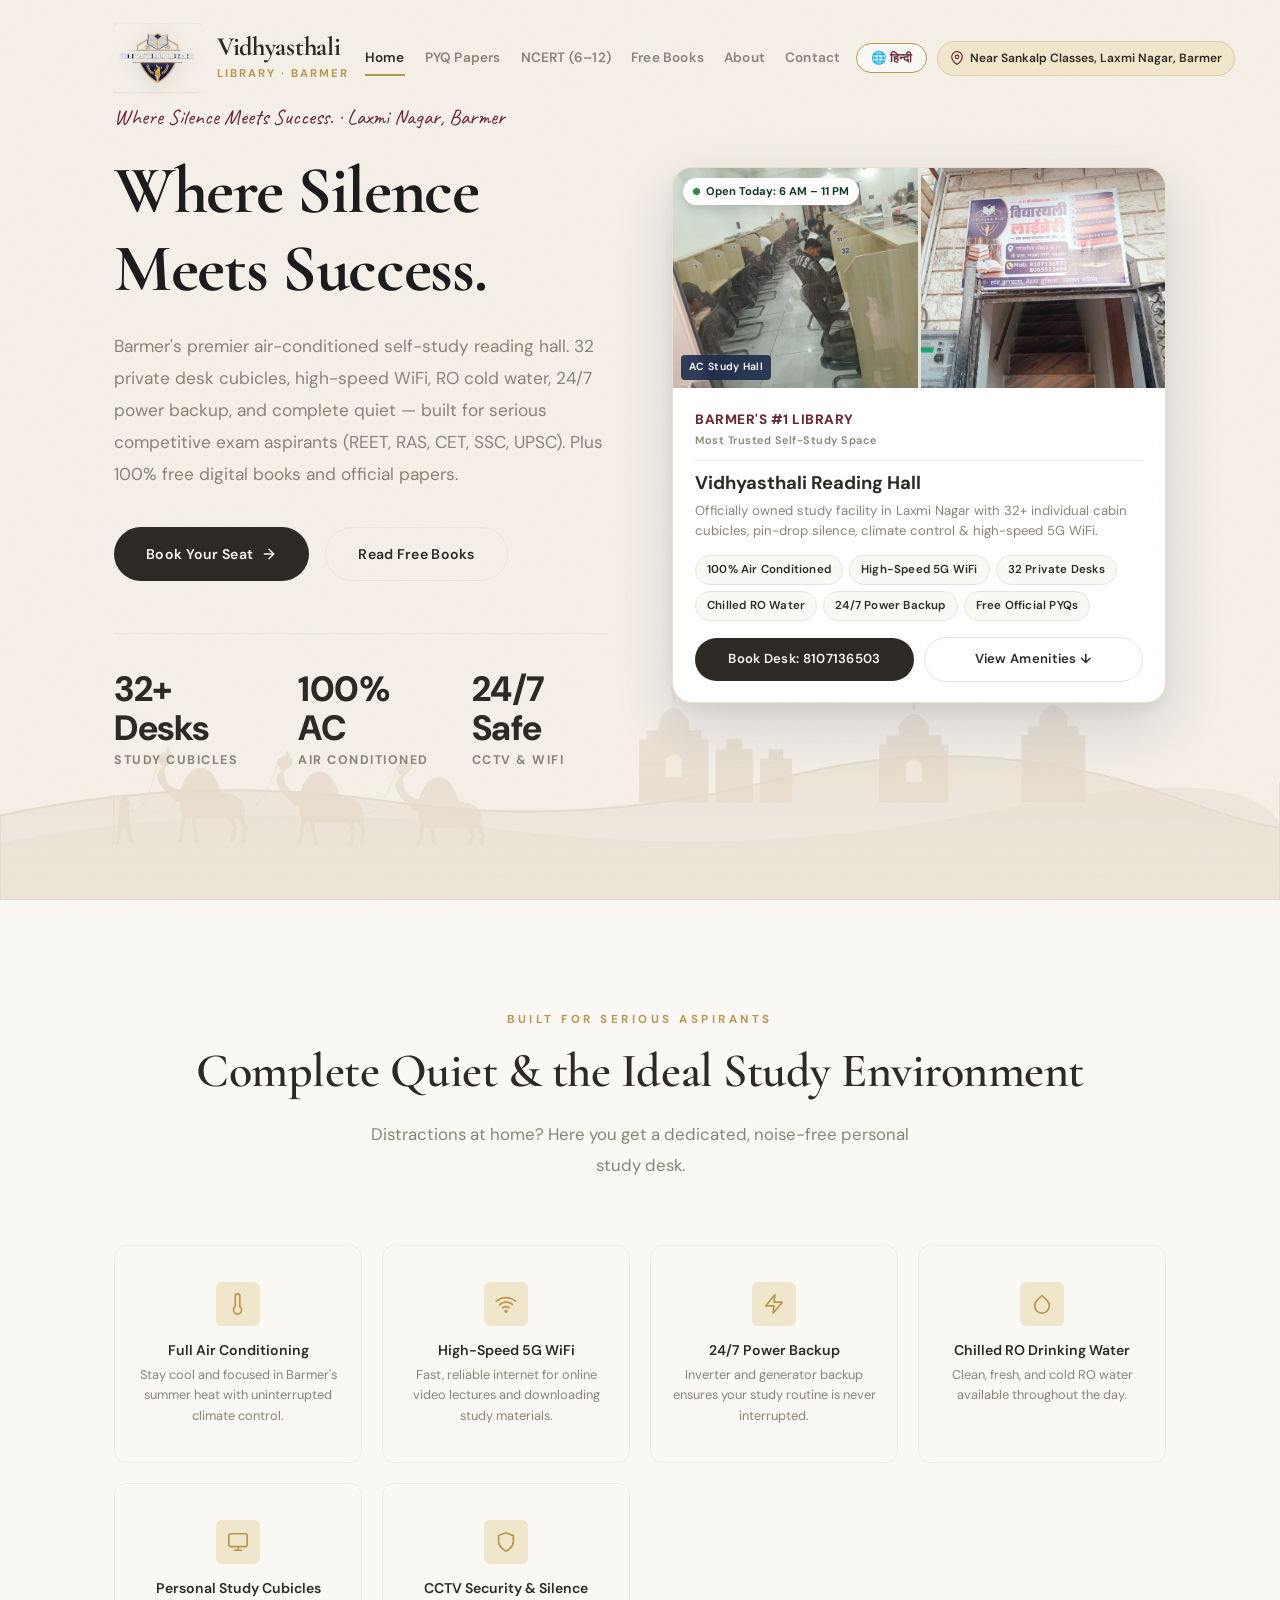
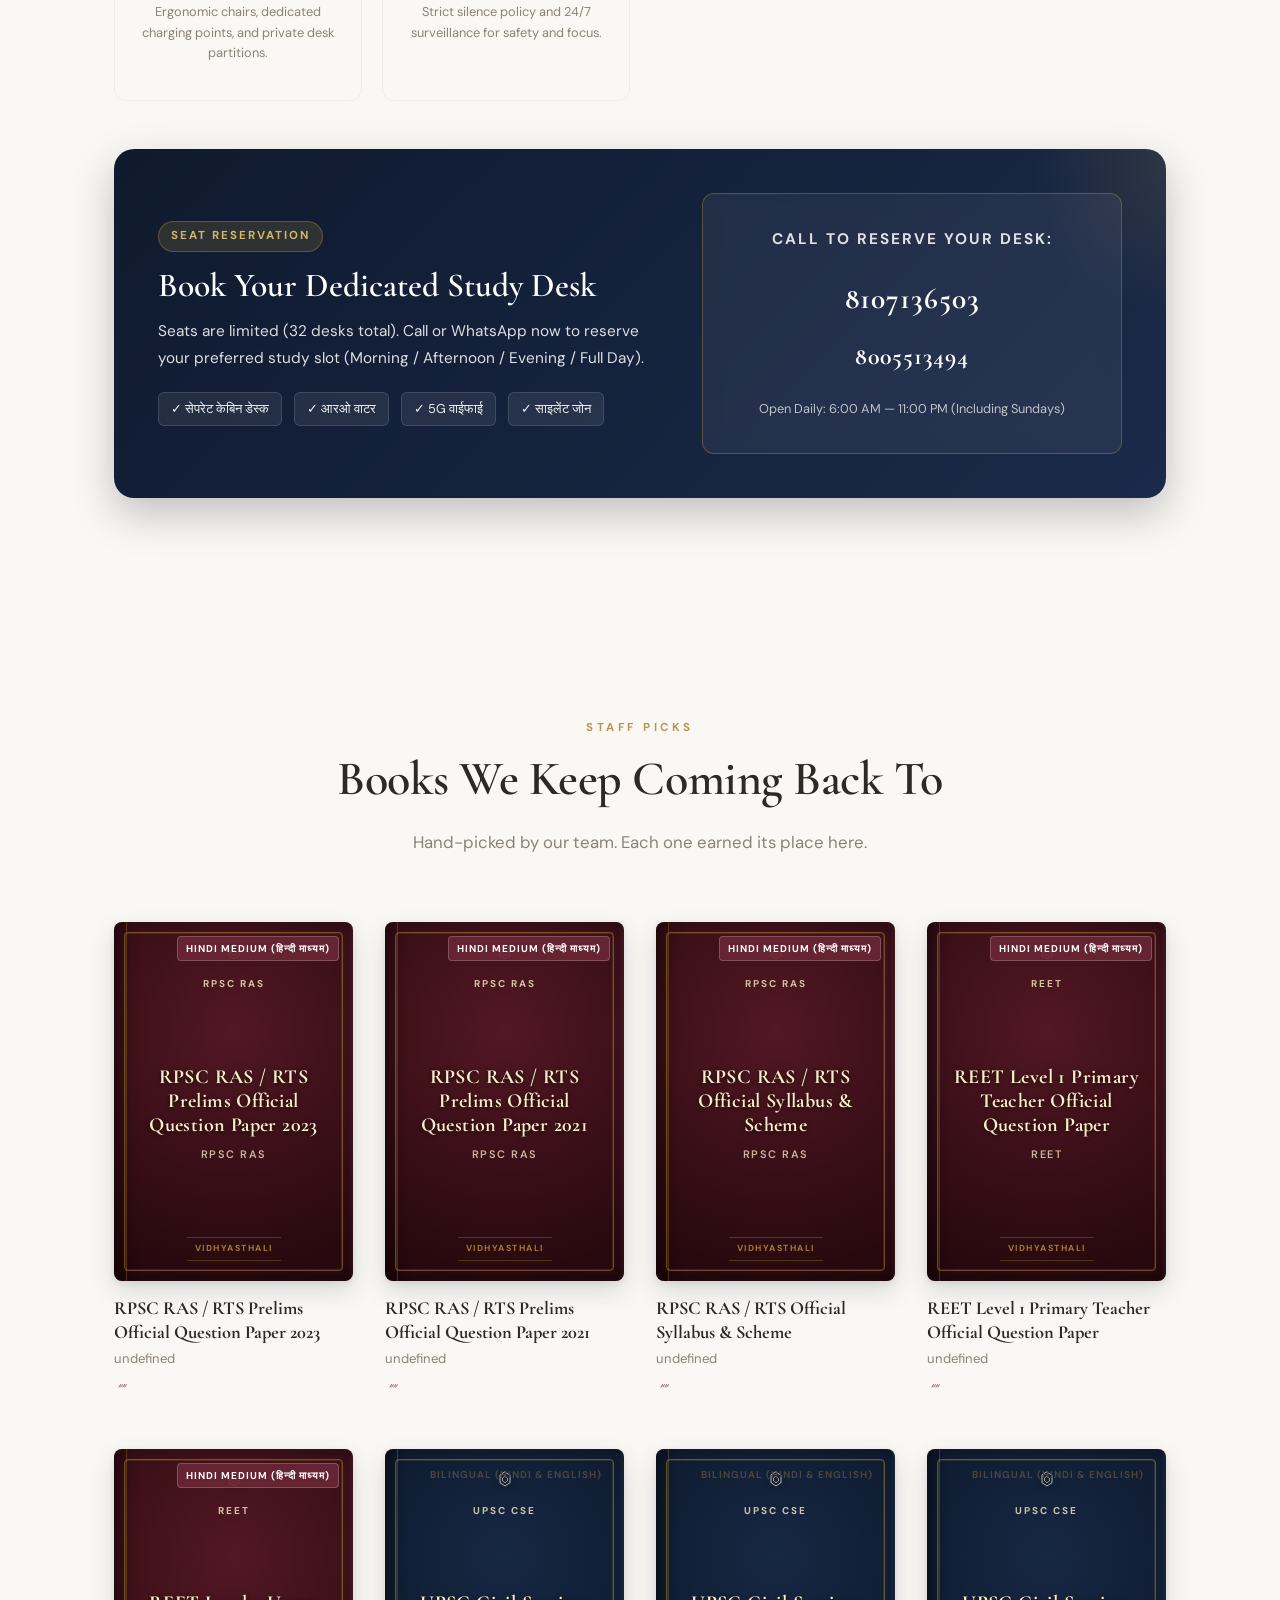
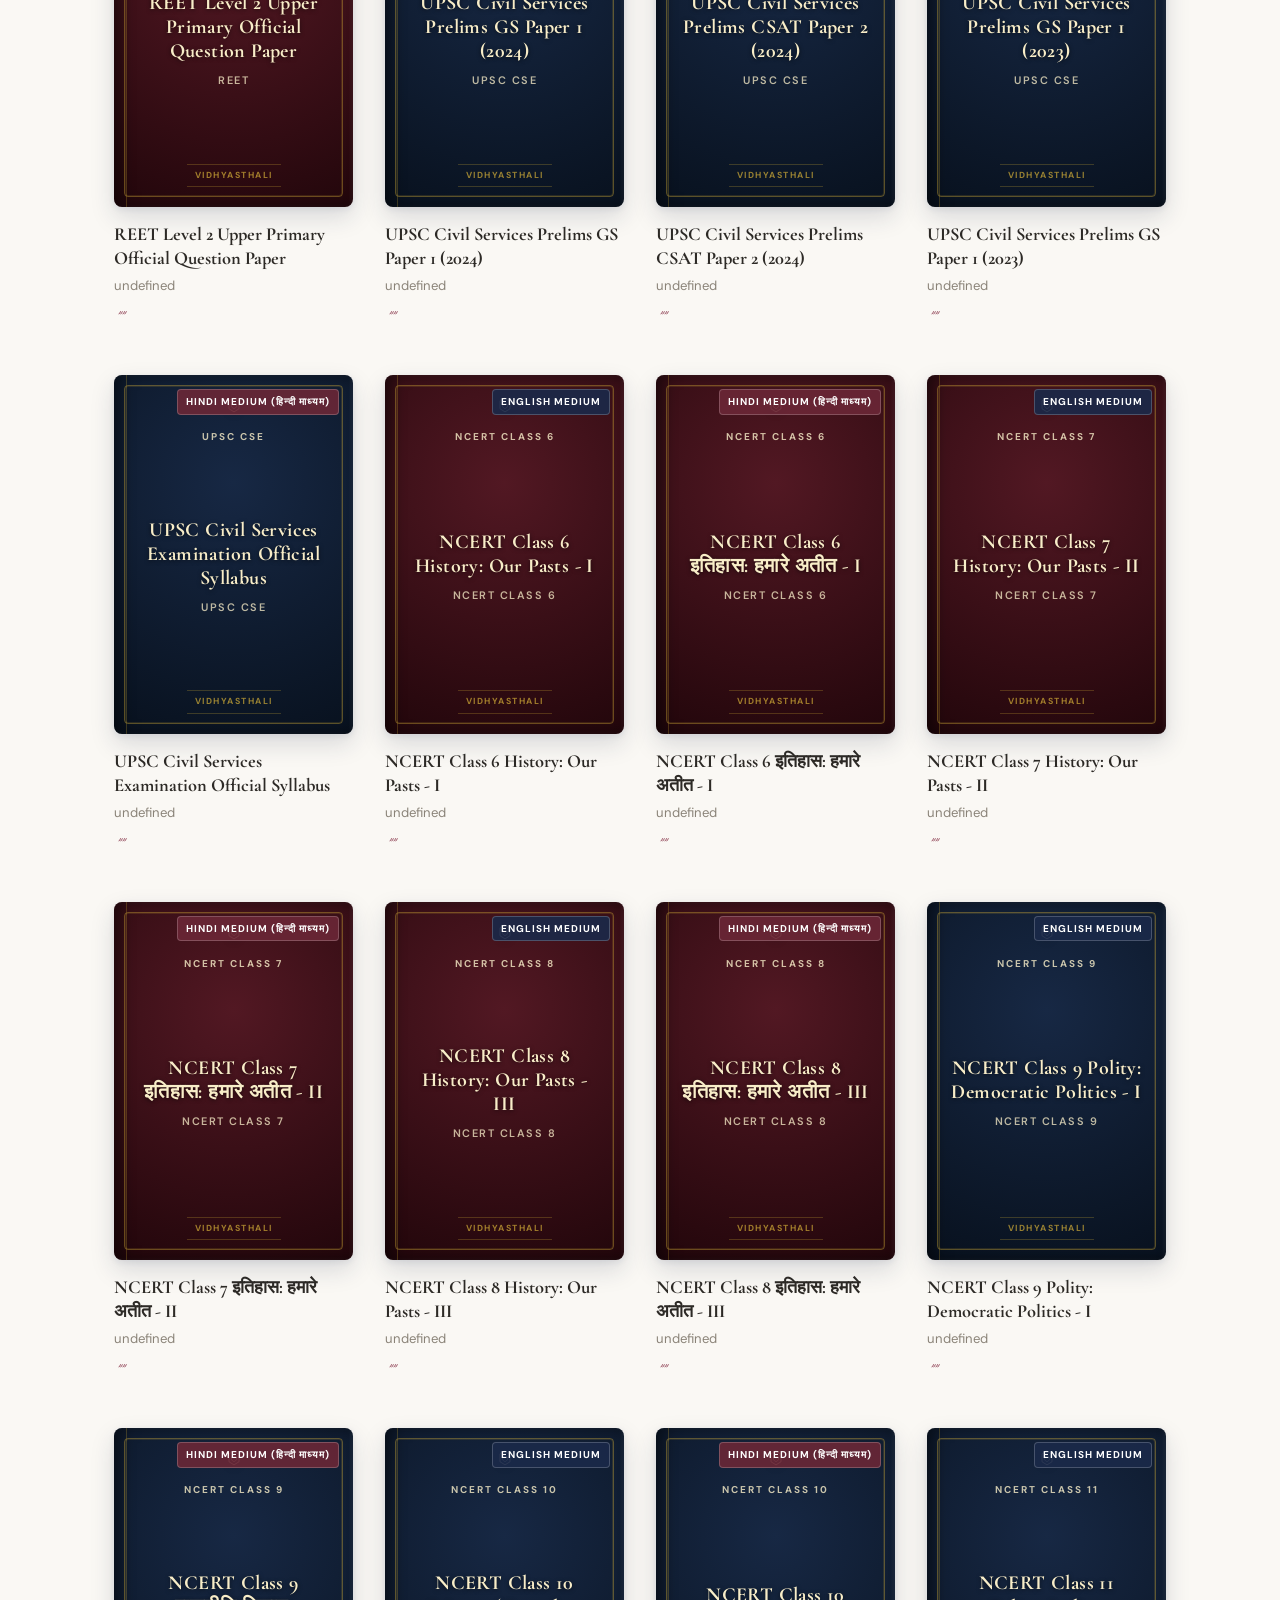
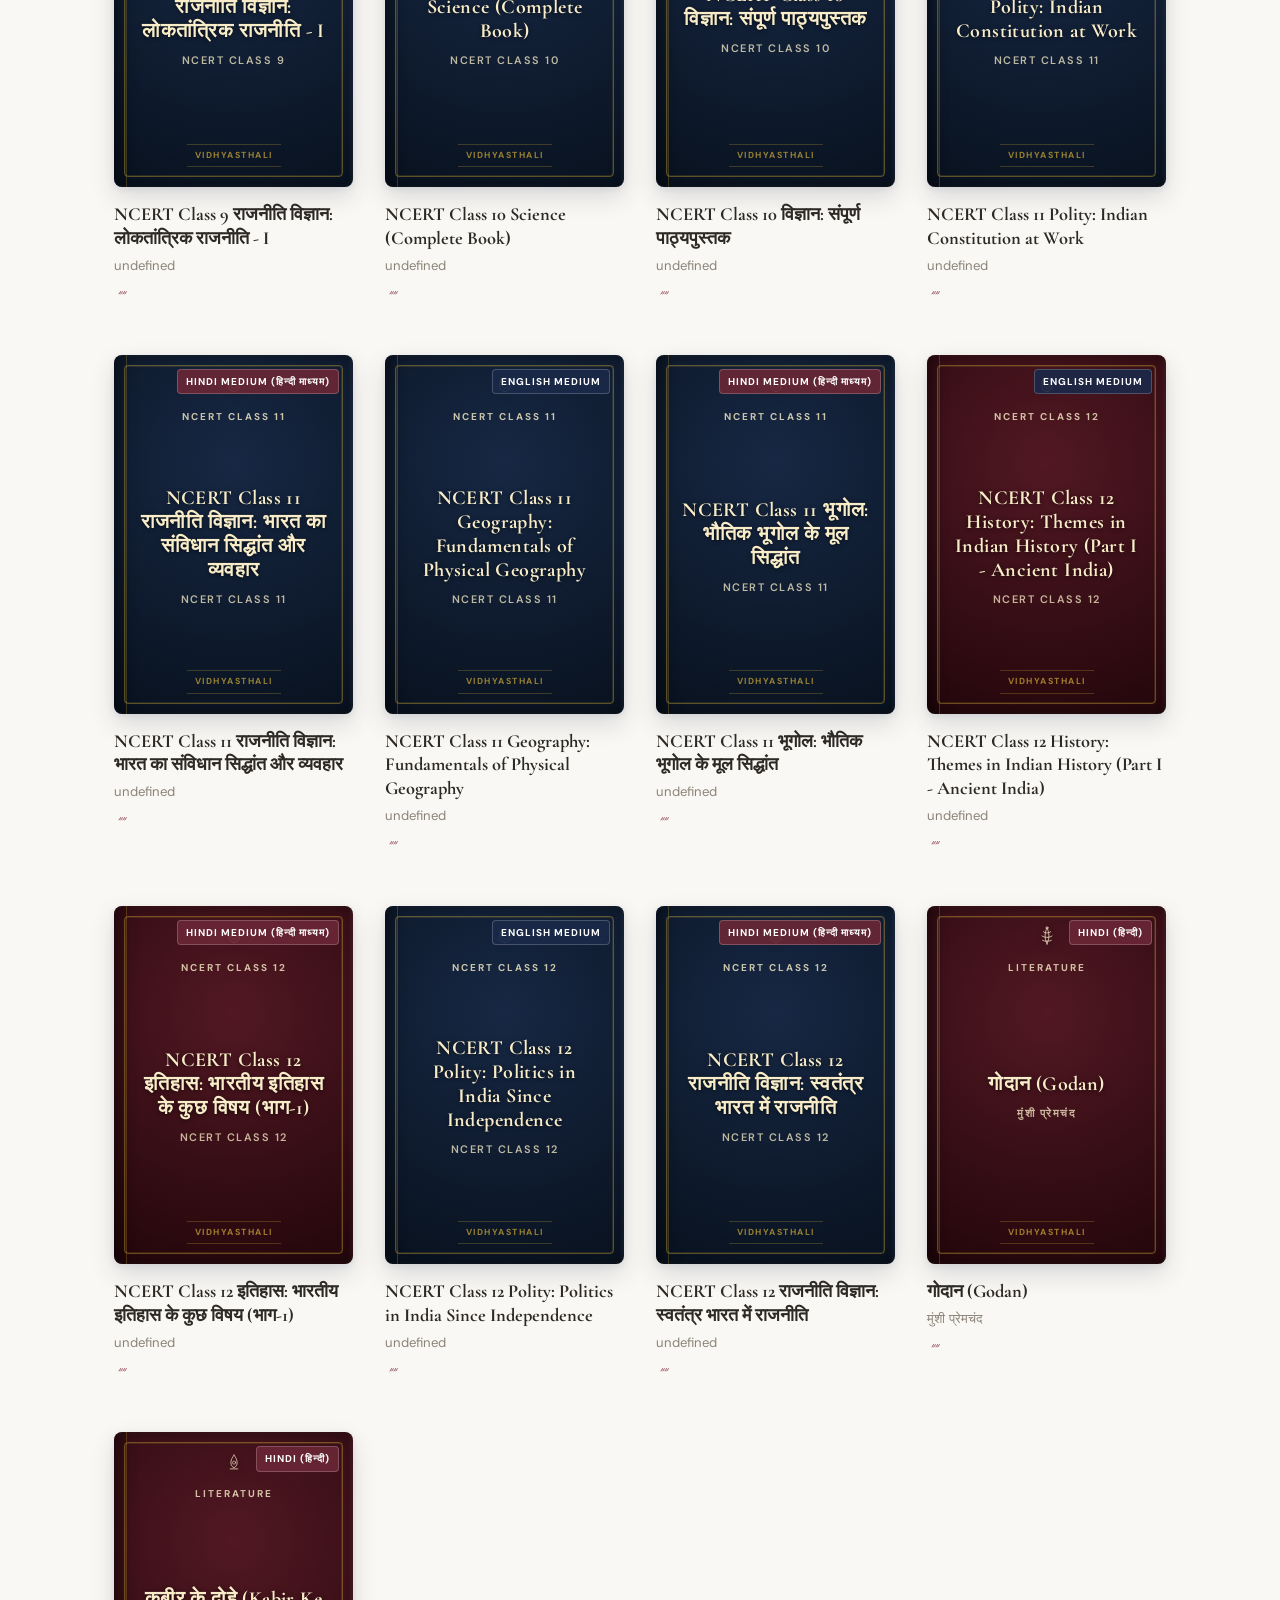
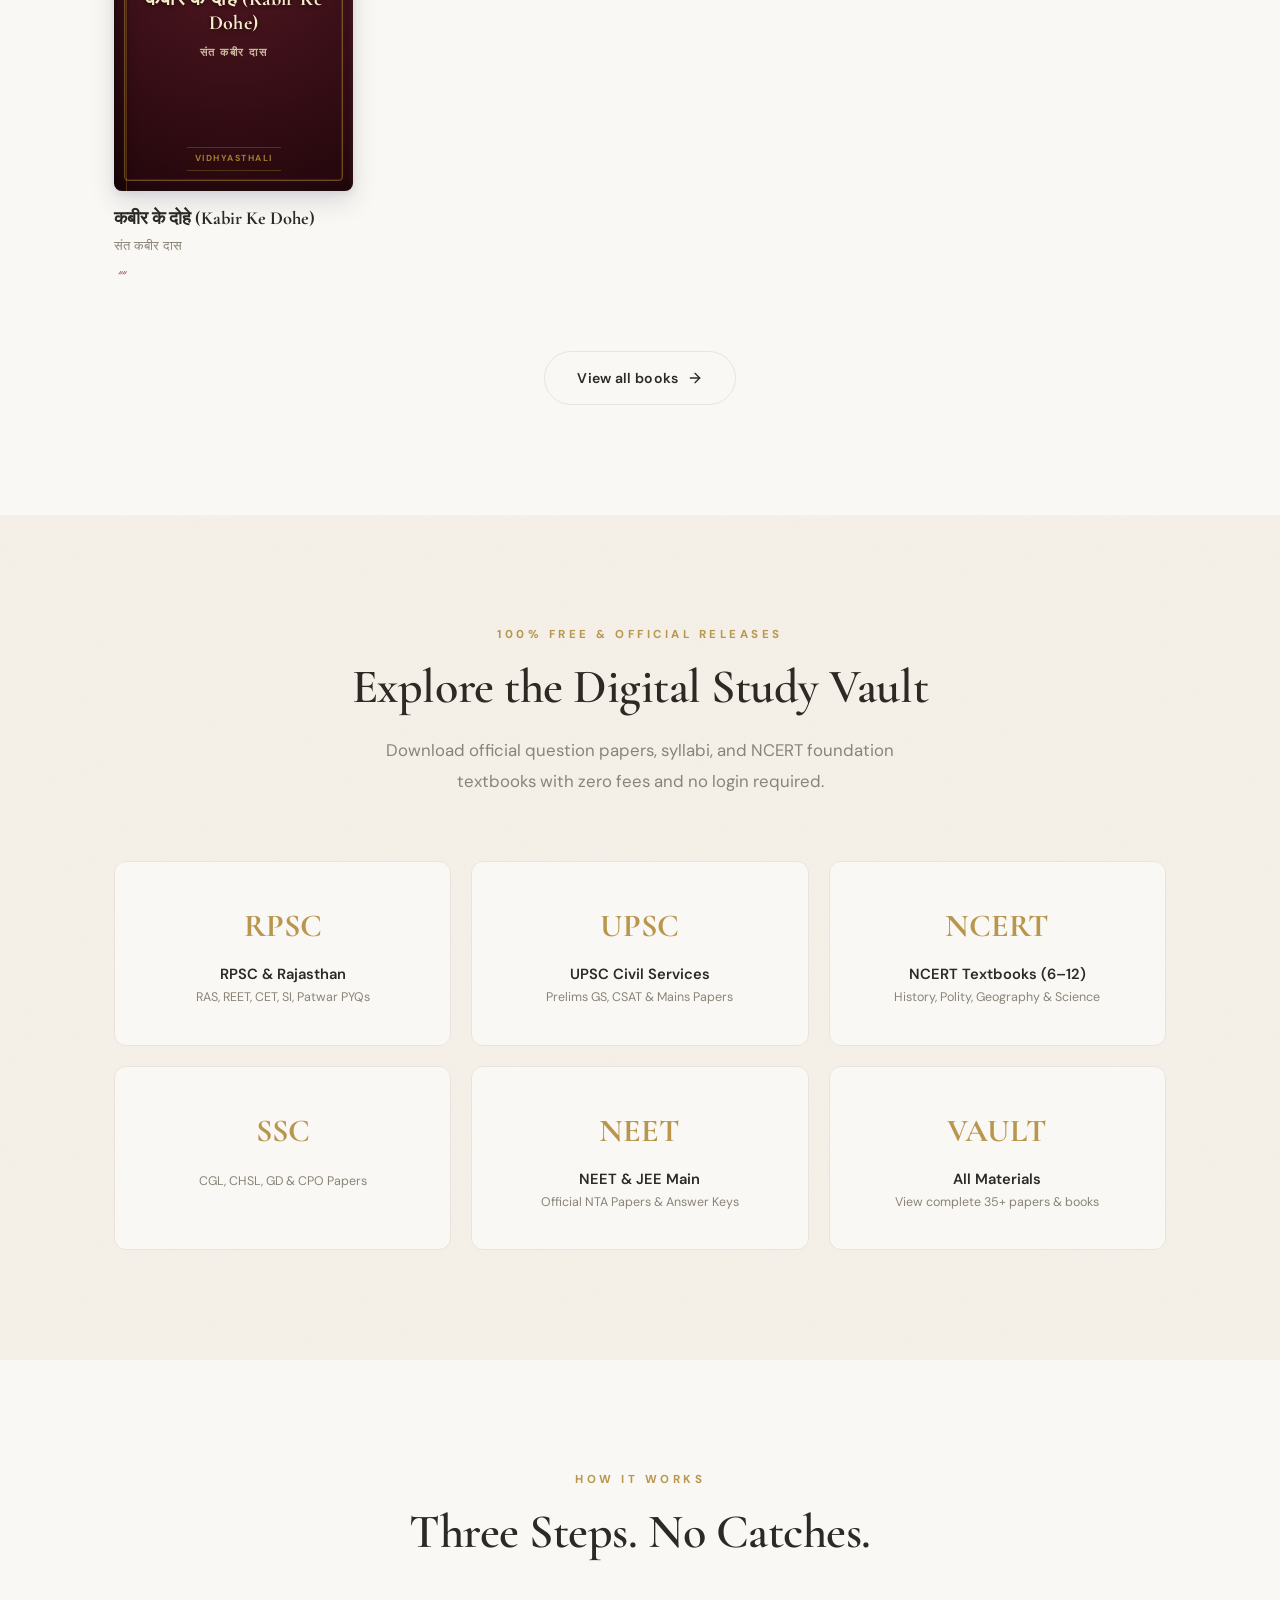
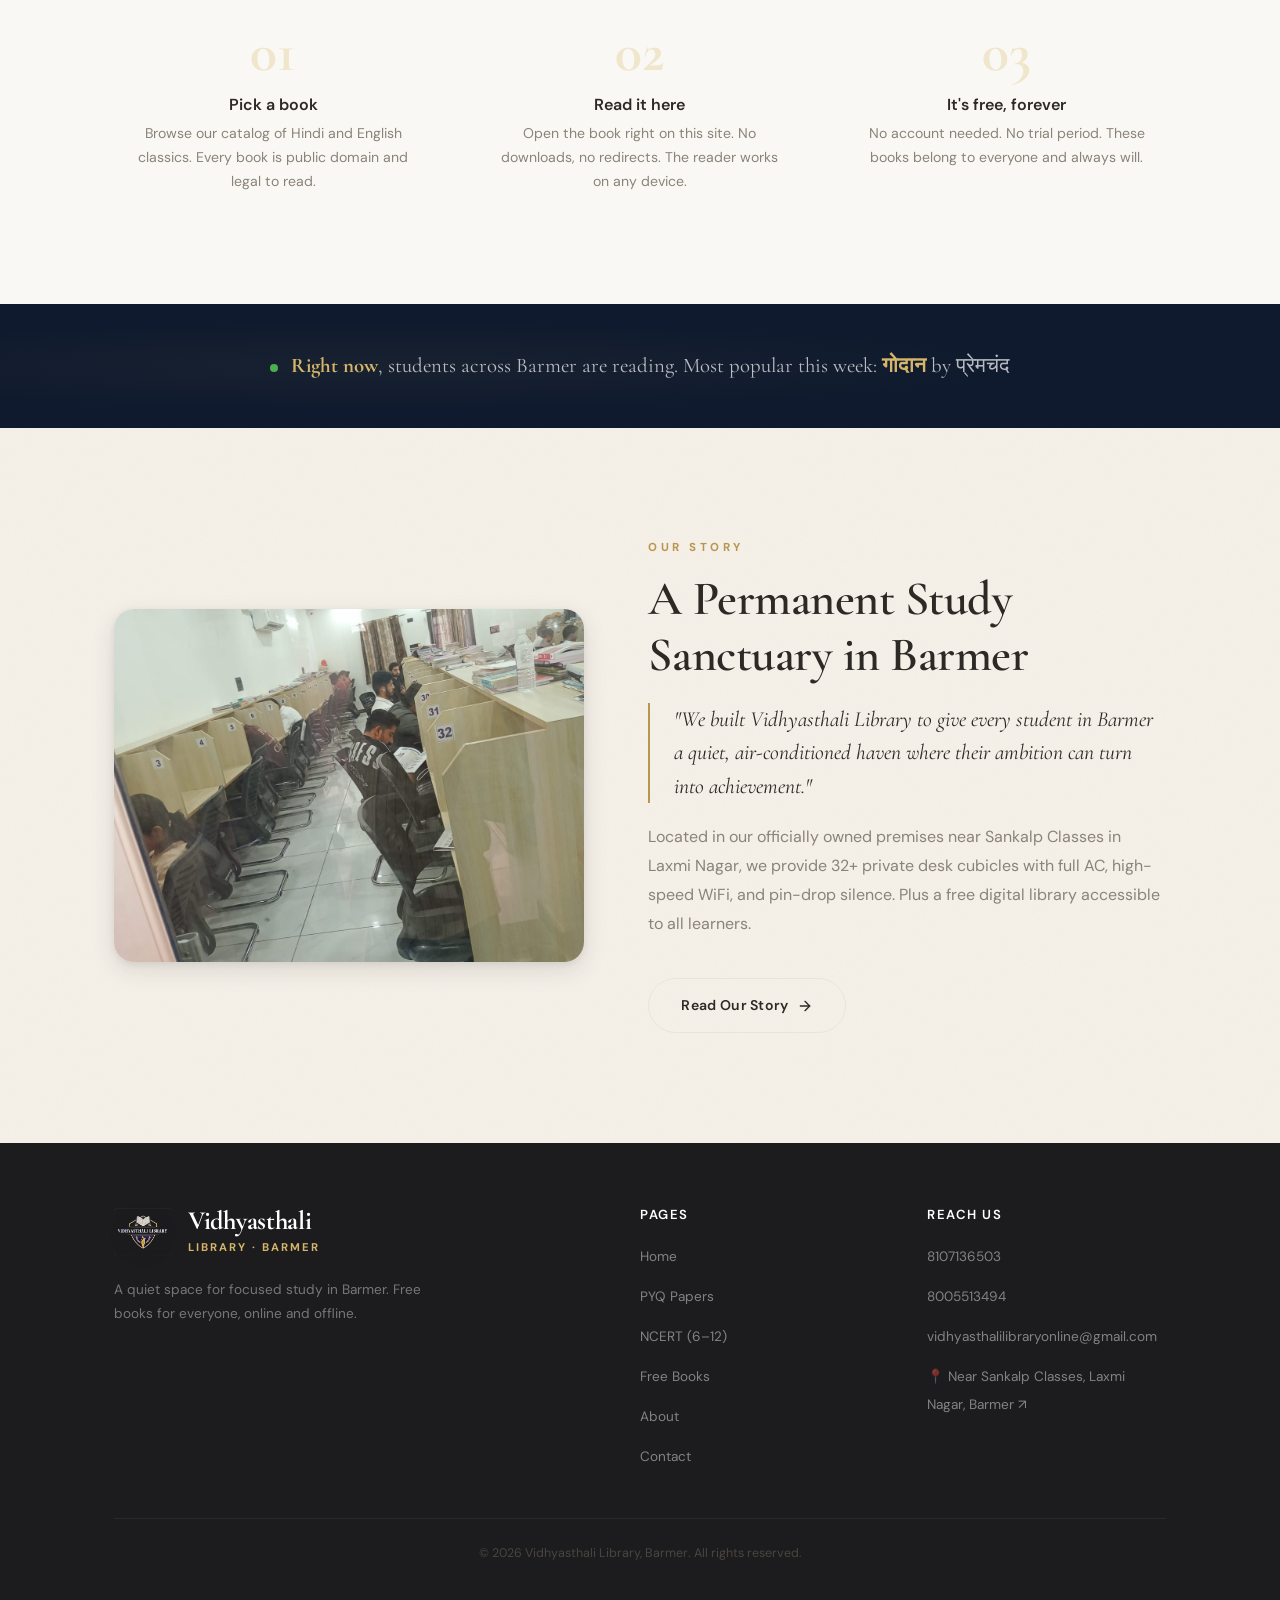
<file: index.html>
<!DOCTYPE html>
<html lang="en">
<head>
  <meta charset="UTF-8">
  <meta name="viewport" content="width=device-width, initial-scale=1.0">
  <title>Vidhyasthali Library — Free Books for Everyone | Barmer</title>
  <meta name="description" content="A free digital library in Barmer with 12+ classic Hindi and English books you can read right here. No signup. No fees. Just read.">
  <meta name="keywords" content="free books online, Hindi books free, English classics, Vidhyasthali Library, Barmer library, read free books">
  <meta name="author" content="Vidhyasthali Library">

  <!-- Canonical & SEO -->
  <link rel="canonical" href="https://www.vidhyasthalilibrary.online/">
  <meta name="robots" content="index, follow, max-image-preview:large, max-snippet:-1, max-video-preview:-1">
  <meta name="google-site-verification" content="NjkviPRCPgqe0qVCZ2-tGtiyhQl0zrZ1nBH90T4">

  <!-- Open Graph -->
  <meta property="og:title" content="Vidhyasthali Library — Free Books for Everyone">
  <meta property="og:description" content="Read classic Hindi and English books for free. No signup, no fees. A library built for students in Barmer.">
  <meta property="og:type" content="website">
  <meta property="og:url" content="https://www.vidhyasthalilibrary.online/">
  <meta property="og:image" content="https://www.vidhyasthalilibrary.online/images/logo.png">

  <!-- Twitter Card -->
  <meta name="twitter:card" content="summary_large_image">
  <meta name="twitter:title" content="Vidhyasthali Library — Free Books for Everyone">
  <meta name="twitter:description" content="Read classic Hindi and English books for free. No signup, no fees.">
  <meta name="twitter:image" content="https://www.vidhyasthalilibrary.online/images/logo.png">

  <!-- Favicon / App Icons -->
  <link rel="icon" type="image/png" href="images/logo.png">
  <link rel="apple-touch-icon" href="images/logo.png">

  <!-- Fonts -->
  <link rel="preconnect" href="https://fonts.googleapis.com">
  <link rel="preconnect" href="https://fonts.gstatic.com" crossorigin>
  <link href="https://fonts.googleapis.com/css2?family=Caveat:wght@400;500;600&family=Cormorant+Garamond:ital,wght@0,400;0,500;0,600;0,700;1,400;1,500&family=DM+Sans:wght@400;500;600;700;800&display=swap" rel="stylesheet">

  <!-- Critical Inline Fallbacks -->
  <style>
    *, *::before, *::after { box-sizing: border-box; margin: 0; padding: 0; }
    html, body { width: 100%; max-width: 100%; overflow-x: hidden; }
    body { font-family: 'DM Sans', -apple-system, BlinkMacSystemFont, 'Segoe UI', Roboto, sans-serif; background-color: #F5F0E8; color: #4A453E; }
    svg { display: inline-block; vertical-align: middle; fill: none; stroke: currentColor; stroke-width: 2; stroke-linecap: round; stroke-linejoin: round; }
    svg:not(.hero-heritage-svg) { width: 1.25rem; height: 1.25rem; max-width: 100%; }
    .nav-location-badge svg { width: 14px; height: 14px; stroke: #6B2737; }
    .page-transition { position: fixed; inset: 0; z-index: 9999; background: #F5F0E8; opacity: 0; pointer-events: none; }
  </style>
  <link rel="stylesheet" type="text/css" href="css/style.css">

  <!-- JSON-LD Structured Data for Google Search & Maps -->
  <script type="application/ld+json">
  [
    {
      "@context": "https://schema.org",
      "@type": "Library",
      "name": "Vidhyasthali Library",
      "alternateName": "विद्यास्थली लाइब्रेरी बाड़मेर",
      "url": "https://www.vidhyasthalilibrary.online",
      "logo": "https://www.vidhyasthalilibrary.online/images/logo.png",
      "image": "https://www.vidhyasthalilibrary.online/images/library-1.jpg",
      "description": "Premier digital and physical study library in Barmer, Rajasthan. Offering 100% free digital reading of Hindi literature, NCERT textbooks, and competitive exam PYQ papers.",
      "telephone": "+91-8107136503",
      "priceRange": "Free",
      "address": {
        "@type": "PostalAddress",
        "streetAddress": "Near Sankalp Classes, Laxmi Nagar",
        "addressLocality": "Barmer",
        "addressRegion": "Rajasthan",
        "postalCode": "344001",
        "addressCountry": "IN"
      },
      "geo": {
        "@type": "GeoCoordinates",
        "latitude": 25.7532,
        "longitude": 71.3967
      },
      "openingHoursSpecification": [
        {
          "@type": "OpeningHoursSpecification",
          "dayOfWeek": ["Monday", "Tuesday", "Wednesday", "Thursday", "Friday", "Saturday", "Sunday"],
          "opens": "06:00",
          "closes": "23:00"
        }
      ]
    },
    {
      "@context": "https://schema.org",
      "@type": "WebSite",
      "name": "Vidhyasthali Library",
      "url": "https://www.vidhyasthalilibrary.online",
      "potentialAction": {
        "@type": "SearchAction",
        "target": "https://www.vidhyasthalilibrary.online/browse.html?q={search_term_string}",
        "query-input": "required name=search_term_string"
      }
    }
  ]
  </script>
</head>
<body>
  <div class="page-transition"></div>

  <!-- ========== NAVIGATION ========== -->
  <nav class="navbar" id="navbar">
    <div class="container">
      <a href="index.html" class="nav-logo">
        <img src="images/logo.png" alt="Vidhyasthali Library" width="72" height="72" onerror="this.onerror=null;this.src='vidhyasthali_library_logo_transparent.png';">
        <div>
          <span class="nav-logo-text">Vidhyasthali</span>
          <span class="nav-logo-sub">Library · Barmer</span>
        </div>
      </a>
      <div class="nav-links" id="navLinks">
        <a href="index.html" class="active" data-i18n="nav_home">Home</a>
        <a href="browse.html?type=pyq" data-i18n="nav_pyq">PYQ Papers</a>
        <a href="browse.html?category=ncert" data-i18n="nav_ncert">NCERT (6–12)</a>
        <a href="browse.html?category=literature" data-i18n="nav_books">Free Books</a>
        <a href="about.html" data-i18n="nav_about">About</a>
        <a href="contact.html" class="nav-cta" data-i18n="nav_contact">Contact</a>
      </div>
      <div class="nav-actions">
        <button class="lang-toggle-btn" aria-label="Toggle language">🌐 हिन्दी</button>
        <a href="https://www.google.com/search?kgmid=/g/11zkxxtzs7&hl=hi-IN&q=Vidhyasthali+Library" target="_blank" rel="noopener" class="nav-location-badge" title="Visit us in Barmer">
          <svg viewBox="0 0 24 24" width="20" height="20" fill="none" stroke="currentColor" stroke-width="2" stroke-linecap="round" stroke-linejoin="round"><path d="M21 10c0 7-9 13-9 13s-9-6-9-13a9 9 0 0 1 18 0z"></path><circle cx="12" cy="10" r="3"></circle></svg>
          <span data-i18n="nav_location">Near Sankalp Classes, Laxmi Nagar</span>
        </a>
        <button class="nav-toggle" id="navToggle" aria-label="Toggle menu">
          <span></span><span></span><span></span>
        </button>
      </div>
    </div>
  </nav>

  <main>
    <!-- ========== HERO ========== -->
    <section class="hero paper-bg">
      <!-- Authentic Barmer Fort & Thar Desert Camel Caravan Low-Shade Silhouette Effect -->
      <div class="hero-heritage-backdrop" aria-hidden="true">
        <svg viewBox="0 0 1440 320" preserveAspectRatio="none" class="hero-heritage-svg">
          <defs>
            <linearGradient id="duneGrad" x1="0%" y1="0%" x2="0%" y2="100%">
              <stop offset="0%" stop-color="currentColor" stop-opacity="0.6"/>
              <stop offset="100%" stop-color="currentColor" stop-opacity="0.15"/>
            </linearGradient>
          </defs>

          <!-- Rolling Desert Dunes with Realistic Wind Ridges -->
          <path d="M0,230 Q220,185 440,215 T880,190 T1320,210 T1440,195 L1440,320 L0,320 Z" fill="url(#duneGrad)"/>
          <path d="M0,260 Q280,210 560,245 T1120,225 T1440,240 L1440,320 L0,320 Z" fill="currentColor" opacity="0.4"/>

          <!-- Realistic Thar Desert Camel Caravan -->
          <!-- Desert Guide with Turban & Walking Staff -->
          <g opacity="0.85">
            <!-- Turban & Head -->
            <ellipse cx="140" cy="216" rx="5" ry="4.5" fill="currentColor"/>
            <circle cx="138" cy="218" r="3" fill="currentColor"/>
            <!-- Body / Angrakha -->
            <path d="M135,221 C135,221 143,221 144,226 L146,242 L133,242 L135,221 Z" fill="currentColor"/>
            <!-- Legs in motion -->
            <path d="M136,242 L133,260 L131,260 L134,242 Z" fill="currentColor"/>
            <path d="M143,242 L146,258 L149,258 L145,242 Z" fill="currentColor"/>
            <!-- Staff -->
            <line x1="128" y1="208" x2="128" y2="260" stroke="currentColor" stroke-width="1.8"/>
            <!-- Lead Rope -->
            <path d="M144,224 Q162,236 178,172" fill="none" stroke="currentColor" stroke-width="1.2" opacity="0.65"/>
          </g>

          <!-- Camel 1: Lead Dromedary Camel (Realistic Anatomy) -->
          <g opacity="0.85">
            <!-- Head & Muzzle -->
            <path d="M178,170 C180,165 186,162 190,163 C193,164 195,167 194,170 C192,173 188,175 185,178 Z" fill="currentColor"/>
            <!-- Ears -->
            <path d="M188,162 L189,158 L191,162 Z" fill="currentColor"/>
            <!-- S-Curved Neck -->
            <path d="M185,176 C183,184 186,194 190,198 C194,202 200,202 204,204 L208,214 L198,214 C192,208 178,198 178,186 Z" fill="currentColor"/>
            <!-- Body, Saddle & Hump -->
            <path d="M204,204 C206,194 214,180 226,180 C238,180 244,196 248,206 C254,206 264,208 270,214 C274,218 272,228 268,232 L208,232 C204,228 202,216 204,204 Z" fill="currentColor"/>
            <!-- Front Legs with Knots/Joints -->
            <path d="M208,230 L206,244 L204,258 L201,258 L204,244 L206,230 Z" fill="currentColor"/>
            <path d="M216,230 L218,244 L220,258 L223,258 L220,244 L218,230 Z" fill="currentColor"/>
            <!-- Back Legs with Hock Joint -->
            <path d="M260,230 L266,242 L262,258 L259,258 L263,243 L256,230 Z" fill="currentColor"/>
            <path d="M268,230 L274,242 L272,258 L275,258 L277,243 L272,230 Z" fill="currentColor"/>
            <!-- Tail -->
            <path d="M272,218 C275,224 275,230 274,236" fill="none" stroke="currentColor" stroke-width="1.5"/>
            <!-- Rope to Camel 2 -->
            <path d="M268,222 Q290,236 312,176" fill="none" stroke="currentColor" stroke-width="1.2" opacity="0.6"/>
          </g>

          <!-- Camel 2: Following Camel -->
          <g opacity="0.8">
            <!-- Head & Muzzle -->
            <path d="M312,174 C314,169 320,166 324,167 C327,168 329,171 328,174 C326,177 322,179 319,182 Z" fill="currentColor"/>
            <path d="M322,166 L323,162 L325,166 Z" fill="currentColor"/>
            <!-- Neck -->
            <path d="M319,180 C317,188 320,198 324,202 C328,206 334,206 338,208 L342,218 L332,218 C326,212 312,202 312,190 Z" fill="currentColor"/>
            <!-- Body & Hump -->
            <path d="M338,208 C340,198 348,184 360,184 C372,184 378,200 382,210 C388,210 398,212 404,218 C408,222 406,232 402,236 L342,236 C338,232 336,220 338,208 Z" fill="currentColor"/>
            <!-- Legs -->
            <path d="M342,234 L340,248 L338,260 L335,260 L338,248 L340,234 Z" fill="currentColor"/>
            <path d="M350,234 L352,248 L354,260 L357,260 L354,248 L352,234 Z" fill="currentColor"/>
            <path d="M394,234 L400,246 L396,260 L393,260 L397,247 L390,234 Z" fill="currentColor"/>
            <path d="M402,234 L408,246 L406,260 L409,260 L411,247 L406,234 Z" fill="currentColor"/>
            <!-- Tail -->
            <path d="M406,222 C409,228 409,234 408,240" fill="none" stroke="currentColor" stroke-width="1.5"/>
            <!-- Rope to Camel 3 -->
            <path d="M402,226 Q424,240 446,182" fill="none" stroke="currentColor" stroke-width="1.2" opacity="0.55"/>
          </g>

          <!-- Camel 3: Young Camel -->
          <g opacity="0.75">
            <path d="M446,180 C448,175 454,172 458,173 C461,174 463,177 462,180 C460,183 456,185 453,188 Z" fill="currentColor"/>
            <path d="M453,186 C451,194 454,204 458,208 C462,212 468,212 472,214 L476,224 L466,224 C460,218 446,208 446,196 Z" fill="currentColor"/>
            <path d="M472,214 C474,204 482,190 494,190 C506,190 512,206 516,216 C522,216 532,218 538,224 C542,228 540,238 536,242 L476,242 C472,238 470,226 472,214 Z" fill="currentColor"/>
            <path d="M476,240 L474,252 L472,260 L469,260 L472,252 L474,240 Z" fill="currentColor"/>
            <path d="M484,240 L486,252 L488,260 L491,260 L488,252 L486,240 Z" fill="currentColor"/>
            <path d="M528,240 L534,250 L530,260 L527,260 L531,251 L524,240 Z" fill="currentColor"/>
            <path d="M536,240 L542,250 L540,260 L543,260 L545,251 L540,240 Z" fill="currentColor"/>
            <path d="M540,228 C543,234 543,240 542,246" fill="none" stroke="currentColor" stroke-width="1.5"/>
          </g>

          <!-- Barmer Hilltop Fort Architecture, Rajput Chhatris & Battlements -->
          <g opacity="0.8">
            <!-- Grand Chhatri 1 (Central Rajput Cupola) -->
            <path d="M720,215 L720,150 L728,150 L728,140 L742,140 L742,130 Q758,102 774,130 L774,140 L788,140 L788,150 L796,150 L796,215 Z" fill="currentColor"/>
            <!-- Finial / Kalash -->
            <line x1="758" y1="94" x2="758" y2="108" stroke="currentColor" stroke-width="2.8"/>
            <circle cx="758" cy="94" r="2.5" fill="currentColor"/>
            <!-- Open Arch / Jharokha cutout -->
            <path d="M748,170 Q758,158 768,170 L768,190 L748,190 Z" fill="#FDFBF7" opacity="0.8"/>

            <!-- Fortress Wall & Crenellations -->
            <path d="M806,215 L806,160 L818,160 L818,150 L834,150 L834,160 L846,160 L846,215 Z" fill="currentColor"/>
            <path d="M856,215 L856,170 L866,170 L866,160 L880,160 L880,170 L890,170 L890,215 Z" fill="currentColor"/>

            <!-- Grand Chhatri 2 (Distant Rajput Pavilion) -->
            <path d="M990,215 L990,155 L998,155 L998,145 L1012,145 L1012,135 Q1028,110 1044,135 L1044,145 L1058,145 L1058,155 L1066,155 L1066,215 Z" fill="currentColor"/>
            <line x1="1028" y1="102" x2="1028" y2="116" stroke="currentColor" stroke-width="2.8"/>
            <circle cx="1028" cy="102" r="2.5" fill="currentColor"/>
            <path d="M1018,175 Q1028,163 1038,175 L1038,195 L1018,195 Z" fill="#FDFBF7" opacity="0.8"/>

            <!-- Hilltop Fort Watchtower -->
            <path d="M1150,215 L1150,145 L1158,145 L1158,135 L1170,135 L1170,125 Q1185,102 1200,125 L1200,135 L1212,135 L1212,145 L1220,145 L1220,215 Z" fill="currentColor"/>
            <line x1="1185" y1="95" x2="1185" y2="108" stroke="currentColor" stroke-width="2.8"/>
          </g>
        </svg>
      </div>

      <div class="container">
        <div class="hero-content fade-up">
          <p class="hero-tagline" data-i18n="hero_tagline">Where Silence Meets Success. · Laxmi Nagar, Barmer</p>
          <h1 data-i18n="hero_title">Where Silence Meets Success.</h1>
          <p class="hero-desc" data-i18n="hero_desc">Barmer's premier air-conditioned self-study reading hall. 32 private desk cubicles, high-speed WiFi, RO cold water, 24/7 power backup, and complete quiet — built for serious competitive exam aspirants (REET, RAS, CET, SSC, UPSC). Plus 100% free digital books and official papers.</p>
          <div class="hero-actions">
            <a href="#study-space" class="btn btn-primary"><span data-i18n="hero_btn_book">Book Your Seat</span> <svg viewBox="0 0 24 24" width="20" height="20" fill="none" stroke="currentColor" stroke-width="2" stroke-linecap="round" stroke-linejoin="round"><line x1="5" y1="12" x2="19" y2="12"></line><polyline points="12 5 19 12 12 19"></polyline></svg></a>
            <a href="browse.html" class="btn btn-outline" data-i18n="hero_btn_books">Read Free Books</a>
          </div>
          <div class="hero-stats">
            <div class="hero-stat">
              <h3 data-i18n="stat_desks">32+ Desks</h3>
              <p data-i18n="stat_desks_label">Study Cubicles</p>
            </div>
            <div class="hero-stat">
              <h3 data-i18n="stat_ac">100% AC</h3>
              <p data-i18n="stat_ac_label">Air Conditioned</p>
            </div>
            <div class="hero-stat">
              <h3 data-i18n="stat_cctv">24/7 Safe</h3>
              <p data-i18n="stat_cctv_label">CCTV & WiFi</p>
            </div>
          </div>
        </div>
        <div class="hero-library-showcase fade-up">
          <div class="showcase-card">
            <!-- Dual Heritage & Study Space Grid -->
            <div class="showcase-img-grid">
              <div class="showcase-img-col">
                <img src="images/library-1.jpg" alt="Vidhyasthali Air Conditioned Study Hall Barmer">
                <span class="showcase-img-label">AC Study Hall</span>
              </div>
              <div class="showcase-img-col">
                <img src="images/library-2.jpg" alt="Vidhyasthali Barmer Library Entrance">
              </div>
              <div class="showcase-live-badge">
                <span class="pulse-dot"></span> Open Today: 6 AM – 11 PM
              </div>
            </div>

            <div class="showcase-body">
              <!-- Barmer #1 Most Trusted Brand Seal -->
              <div class="showcase-top-banner">
                <div class="showcase-brand-trust">
                  <span class="trust-highlight">Barmer's #1 Library</span>
                  <span class="trust-subtext">Most Trusted Self-Study Space</span>
                </div>
              </div>

              <div class="showcase-title-row">
                <h3>Vidhyasthali Reading Hall</h3>
              </div>
              <p class="showcase-caption">Officially owned study facility in Laxmi Nagar with 32+ individual cabin cubicles, pin-drop silence, climate control & high-speed 5G WiFi.</p>

              <!-- Clean text chips (No AI Emojis) -->
              <div class="showcase-pills">
                <span class="sc-pill">100% Air Conditioned</span>
                <span class="sc-pill">High-Speed 5G WiFi</span>
                <span class="sc-pill">32 Private Desks</span>
                <span class="sc-pill">Chilled RO Water</span>
                <span class="sc-pill">24/7 Power Backup</span>
                <span class="sc-pill">Free Official PYQs</span>
              </div>

              <div class="showcase-action-row">
                <a href="tel:+918107136503" class="btn btn-primary">
                  Book Desk: 8107136503
                </a>
                <a href="#study-space" class="btn btn-outline">
                  View Amenities ↓
                </a>
              </div>
            </div>
          </div>
        </div>
      </div>
    </section>

    <!-- ========== SELF STUDY SPACE & SEAT BOOKING ========== -->
    <section class="bg-cream" id="study-space">
      <div class="container">
        <div class="section-header fade-up">
          <span class="section-label" data-i18n="study_badge">गंभीर विद्यार्थियों के लिए विशेष स्थान</span>
          <h2 class="section-title" data-i18n="study_title">पूर्ण शांति और अध्ययन का सर्वश्रेष्ठ माहौल</h2>
          <p class="section-desc" data-i18n="study_desc">घर पर पढ़ाई में व्यवधान? यहाँ आपको मिलता है बिना किसी शोर का समर्पित अध्ययन डेस्क। REET, RAS, CET, SSC, Banking, Defense, NEET, JEE एवं बोर्ड परीक्षाओं की तैयारी हेतु पूर्ण वातानुकूलित केंद्र।</p>
        </div>

        <div class="amenities-grid stagger">
          <div class="amenity-card fade-up">
            <div class="amenity-icon">
              <svg viewBox="0 0 24 24" width="20" height="20" fill="none" stroke="currentColor" stroke-width="2" stroke-linecap="round" stroke-linejoin="round"><path d="M14 14.76V3.5a2.5 2.5 0 0 0-5 0v11.26a4.5 4.5 0 1 0 5 0z"></path></svg>
            </div>
            <h4 data-i18n="feat_ac_title">पूर्ण वातानुकूलित (AC) हॉल</h4>
            <p data-i18n="feat_ac_desc">बाड़मेर की गर्मी में भी शांत और शीतल वातावरण ताकि आप बिना थके लगातार पढ़ सकें।</p>
          </div>
          <div class="amenity-card fade-up">
            <div class="amenity-icon">
              <svg viewBox="0 0 24 24" width="20" height="20" fill="none" stroke="currentColor" stroke-width="2" stroke-linecap="round" stroke-linejoin="round"><path d="M5 12.55a11 11 0 0 1 14.08 0"></path><path d="M1.42 9a16 16 0 0 1 21.16 0"></path><path d="M8.53 16.11a6 6 0 0 1 6.95 0"></path><circle cx="12" cy="20" r="1"></circle></svg>
            </div>
            <h4 data-i18n="feat_wifi_title">हाई-स्पीड 5G वाईफाई</h4>
            <p data-i18n="feat_wifi_desc">ऑनलाइन क्लासेज, वीडियो लेक्चर और पीडीएफ डाउनलोड के लिए बिना रुकावट इंटरनेट।</p>
          </div>
          <div class="amenity-card fade-up">
            <div class="amenity-icon">
              <svg viewBox="0 0 24 24" width="20" height="20" fill="none" stroke="currentColor" stroke-width="2" stroke-linecap="round" stroke-linejoin="round"><polygon points="13 2 3 14 12 14 11 22 21 10 12 10 13 2"></polygon></svg>
            </div>
            <h4 data-i18n="feat_power_title">24 घंटे पावर बैकअप</h4>
            <p data-i18n="feat_power_desc">इनवर्टर और जनरेटर बैकअप — लाइट जाने पर भी आपकी पढ़ाई कभी नहीं रुकेगी।</p>
          </div>
          <div class="amenity-card fade-up">
            <div class="amenity-icon">
              <svg viewBox="0 0 24 24" width="20" height="20" fill="none" stroke="currentColor" stroke-width="2" stroke-linecap="round" stroke-linejoin="round"><path d="M12 2.69l5.66 5.66a8 8 0 1 1-11.31 0z"></path></svg>
            </div>
            <h4 data-i18n="feat_ro_title">आरओ शीतल पेयजल</h4>
            <p data-i18n="feat_ro_desc">साफ और ठंडा आरओ का पानी हर समय उपलब्ध।</p>
          </div>
          <div class="amenity-card fade-up">
            <div class="amenity-icon">
              <svg viewBox="0 0 24 24" width="20" height="20" fill="none" stroke="currentColor" stroke-width="2" stroke-linecap="round" stroke-linejoin="round"><rect x="2" y="3" width="20" height="14" rx="2" ry="2"></rect><line x1="8" y1="21" x2="16" y2="21"></line><line x1="12" y1="17" x2="12" y2="21"></line></svg>
            </div>
            <h4 data-i18n="feat_desk_title">व्यक्तिगत स्टडी क्यूबिकल</h4>
            <p data-i18n="feat_desk_desc">आरामदायक कुर्सी, व्यक्तिगत चार्जिंग सॉकेट और सेपरेट स्टडी लाइट।</p>
          </div>
          <div class="amenity-card fade-up">
            <div class="amenity-icon">
              <svg viewBox="0 0 24 24" width="20" height="20" fill="none" stroke="currentColor" stroke-width="2" stroke-linecap="round" stroke-linejoin="round"><path d="M12 22s8-4 8-10V5l-8-3-8 3v7c0 6 8 10 8 10z"></path></svg>
            </div>
            <h4 data-i18n="feat_cctv_title">सीसीटीवी निगरानी व शांति</h4>
            <p data-i18n="feat_cctv_desc">पूर्ण अनुशासन और शांत अध्ययन का सख्त नियम।</p>
          </div>
        </div>

        <!-- Seat Reservation Card -->
        <div class="seat-booking-card fade-up">
          <div class="seat-booking-left">
            <span class="seat-badge" data-i18n="book_card_badge">सीट आरक्षण</span>
            <h3 data-i18n="book_card_title">अपनी समर्पित अध्ययन सीट बुक करें</h3>
            <p data-i18n="book_card_desc">सीटें सीमित हैं (कुल 32 डेस्क)। अपनी पसंद की शिफ्ट (सुबह / दोपहर / शाम / फुल डे) आरक्षित करने के लिए अभी कॉल करें या व्हाट्सएप करें。</p>
            <div class="seat-features-inline">
              <span>✓ सेपरेट केबिन डेस्क</span>
              <span>✓ आरओ वाटर</span>
              <span>✓ 5G वाईफाई</span>
              <span>✓ साइलेंट जोन</span>
            </div>
          </div>
          <div class="seat-booking-right">
            <p class="seat-contact-label" data-i18n="book_card_call">सीट बुक करने के लिए कॉल करें:</p>
            <a href="tel:+918107136503" class="seat-contact-phone">8107136503</a>
            <a href="tel:+918005513494" class="seat-contact-phone" style="font-size:1.5rem; margin-bottom:20px;">8005513494</a>
            <p style="font-size:0.8rem; color:rgba(255,255,255,0.7); margin-bottom:0;" data-i18n="book_card_hours">समय: प्रतिदिन प्रातः 6:00 बजे से रात्रि 11:00 बजे तक</p>
          </div>
        </div>
      </div>
    </section>


    <!-- ========== FEATURED BOOKS ========== -->
    <section class="bg-cream">
      <div class="container">
        <div class="section-header fade-up">
          <span class="section-label">Staff Picks</span>
          <h2 class="section-title">Books We Keep Coming Back To</h2>
          <p class="section-desc">Hand-picked by our team. Each one earned its place here.</p>
        </div>
        <div class="featured-grid stagger" id="featuredGrid">
          <!-- Filled by JS -->
        </div>
        <div class="text-center fade-up" style="margin-top: 48px;">
          <a href="browse.html" class="btn btn-outline">View all books <svg viewBox="0 0 24 24" width="20" height="20" fill="none" stroke="currentColor" stroke-width="2" stroke-linecap="round" stroke-linejoin="round"><line x1="5" y1="12" x2="19" y2="12"></line><polyline points="12 5 19 12 12 19"></polyline></svg></a>
        </div>
      </div>
    </section>


    <!-- ========== DIGITAL STUDY VAULT CATEGORIES ========== -->
    <section class="paper-bg">
      <div class="container">
        <div class="section-header fade-up">
          <span class="section-label" data-i18n="vault_spotlight_badge">100% Free &amp; Official Releases</span>
          <h2 class="section-title" data-i18n="vault_spotlight_title">Digital Study Vault &amp; Exam Papers</h2>
          <p class="section-desc" data-i18n="vault_spotlight_desc">Official question papers, official syllabi, and NCERT foundation books with zero fees and no login required.</p>
        </div>
        <div class="genres-grid stagger">
          <a href="browse.html?category=rpsc" class="genre-card fade-up">
            <span class="genre-icon">RPSC</span>
            <h4 data-i18n="cat_rpsc">RPSC &amp; Rajasthan</h4>
            <p data-i18n="cat_rpsc_sub">RAS, REET, CET, SI, Patwar</p>
          </a>
          <a href="browse.html?category=upsc" class="genre-card fade-up">
            <span class="genre-icon">UPSC</span>
            <h4 data-i18n="cat_upsc">यूपीएससी सिविल सेवा</h4>
            <p data-i18n="cat_upsc_sub">प्रारंभिक जीएस, सीसैट व मुख्य परीक्षा</p>
          </a>
          <a href="browse.html?category=ncert" class="genre-card fade-up">
            <span class="genre-icon">NCERT</span>
            <h4 data-i18n="cat_ncert">एनसीईआरटी पुस्तकें (6–12)</h4>
            <p data-i18n="cat_ncert_sub">इतिहास, राजनीति, भूगोल, विज्ञान</p>
          </a>
          <a href="browse.html?category=ssc" class="genre-card fade-up">
            <span class="genre-icon">SSC</span>
            <p>CGL, CHSL, GD &amp; CPO Papers</p>
          </a>
          <a href="browse.html?category=neet_jee" class="genre-card fade-up">
            <span class="genre-icon">NEET</span>
            <h4>NEET &amp; JEE Main</h4>
            <p>Official NTA Papers &amp; Answer Keys</p>
          </a>
          <a href="browse.html" class="genre-card fade-up">
            <span class="genre-icon">VAULT</span>
            <h4>All Materials</h4>
            <p>View complete 35+ papers &amp; books</p>
          </a>
        </div>
      </div>
    </section>


    <!-- ========== HOW IT WORKS ========== -->
    <section class="bg-cream">
      <div class="container">
        <div class="section-header fade-up">
          <span class="section-label">How It Works</span>
          <h2 class="section-title">Three Steps. No Catches.</h2>
        </div>
        <div class="steps-grid">
          <div class="step-item fade-up">
            <div class="step-number">01</div>
            <h4>Pick a book</h4>
            <p>Browse our catalog of Hindi and English classics. Every book is public domain and legal to read.</p>
          </div>
          <div class="step-item fade-up">
            <div class="step-number">02</div>
            <h4>Read it here</h4>
            <p>Open the book right on this site. No downloads, no redirects. The reader works on any device.</p>
          </div>
          <div class="step-item fade-up">
            <div class="step-number">03</div>
            <h4>It's free, forever</h4>
            <p>No account needed. No trial period. These books belong to everyone and always will.</p>
          </div>
        </div>
      </div>
    </section>


    <!-- ========== LIVE BANNER ========== -->
    <div class="live-banner">
      <div class="container">
        <p><span class="live-dot"></span> <strong>Right now</strong>, students across Barmer are reading. Most popular this week: <strong>गोदान</strong> by प्रेमचंद</p>
      </div>
    </div>


    <!-- ========== ABOUT TEASER ========== -->
    <section class="paper-bg">
      <div class="container">
        <div class="about-teaser">
          <div class="about-teaser-img fade-up">
            <img src="images/library-1.jpg" alt="Students studying at Vidhyasthali Library" loading="lazy">
          </div>
          <div class="fade-up">
            <span class="section-label">Our Story</span>
            <h2 class="section-title">A Permanent Study Sanctuary in Barmer</h2>
            <blockquote>"We built Vidhyasthali Library to give every student in Barmer a quiet, air-conditioned haven where their ambition can turn into achievement."</blockquote>
            <p style="color: var(--stone); margin-top: 20px; line-height: 1.8;">Located in our officially owned premises near Sankalp Classes in Laxmi Nagar, we provide 32+ private desk cubicles with full AC, high-speed WiFi, and pin-drop silence. Plus a free digital library accessible to all learners.</p>
            <a href="about.html" class="btn btn-outline" style="margin-top: 24px;">Read Our Story <svg viewBox="0 0 24 24" width="20" height="20" fill="none" stroke="currentColor" stroke-width="2" stroke-linecap="round" stroke-linejoin="round"><line x1="5" y1="12" x2="19" y2="12"></line><polyline points="12 5 19 12 12 19"></polyline></svg></a>
          </div>
        </div>
      </div>
    </section>
  </main>


  <!-- ========== FOOTER ========== -->
  <footer class="footer">
    <div class="container">
      <div class="footer-grid">
        <div class="footer-brand">
          <div class="nav-logo" style="margin-bottom: 20px;">
            <img src="images/logo.png" alt="Vidhyasthali Library" width="48" height="48" onerror="this.onerror=null;this.src='vidhyasthali_library_logo_transparent.png';" style="height:48px;">
            <div>
              <span class="nav-logo-text" style="color:var(--white);">Vidhyasthali</span>
              <span class="nav-logo-sub" style="color:var(--brass-light);">Library · Barmer</span>
            </div>
          </div>
          <p>A quiet space for focused study in Barmer. Free books for everyone, online and offline.</p>
        </div>
        <div>
          <h4 data-i18n="footer_pages">Quick Links</h4>
          <ul class="footer-links">
            <li><a href="index.html" data-i18n="nav_home">Home</a></li>
            <li><a href="browse.html?type=pyq" data-i18n="nav_pyq">PYQ Papers</a></li>
            <li><a href="browse.html?category=ncert" data-i18n="nav_ncert">NCERT (6–12)</a></li>
            <li><a href="browse.html?category=literature" data-i18n="nav_books">Free Books</a></li>
            <li><a href="about.html" data-i18n="nav_about">About</a></li>
            <li><a href="contact.html" data-i18n="nav_contact">Contact</a></li>
          </ul>
        </div>
        <div>
          <h4 data-i18n="footer_reach">Contact Us</h4>
          <ul class="footer-links">
            <li><a href="tel:+918107136503">8107136503</a></li>
            <li><a href="tel:+918005513494">8005513494</a></li>
            <li><a href="mailto:vidhyasthalilibraryonline@gmail.com">vidhyasthalilibraryonline@gmail.com</a></li>
            <li><a href="https://www.google.com/search?kgmid=/g/11zkxxtzs7&hl=hi-IN&q=Vidhyasthali+Library" target="_blank" rel="noopener">📍 Near Sankalp Classes, Laxmi Nagar, Barmer ↗</a></li>
          </ul>
        </div>
      </div>
      <div class="footer-bottom">
        <p data-i18n="footer_rights">&copy; 2026 Vidhyasthali Library, Barmer. All rights reserved.</p>
      </div>
    </div>
  </footer>

  <script src="data/books.js"></script>
  <script src="js/main.js"></script>
  <script src="js/i18n.js"></script>
  <script>
    // Load featured books on homepage (works with local files & web servers)
    document.addEventListener('DOMContentLoaded', function () {
      function renderFeatured(books) {
        var grid = document.getElementById('featuredGrid');
        if (!grid || grid.dataset.loaded === 'true') return;
        grid.dataset.loaded = 'true';
        grid.innerHTML = '';
        var picks = books.filter(function (b) { return b.featured; });
        picks.forEach(function (book) {
          var card = document.createElement('a');
          card.href = 'read.html?id=' + book.id;
          card.className = 'book-card fade-up visible';
          var langClass = (book.language || '').toLowerCase();
          card.innerHTML =
            '<div class="book-cover-wrap">' +
              renderBookCoverHTML(book) +
              '<span class="book-language ' + langClass + '">' + book.language + '</span>' +
            '</div>' +
            '<h4>' + book.title + '</h4>' +
            '<p class="book-author">' + book.author + '</p>' +
            '<p class="curator-note">"' + (book.curatorNote || book.description || '') + '"</p>';
          grid.appendChild(card);
        });

        // Observe for scroll animation if any unobserved
        if ('IntersectionObserver' in window) {
          var obs = new IntersectionObserver(function (entries) {
            entries.forEach(function (entry) {
              if (entry.isIntersecting) {
                entry.target.classList.add('visible');
                obs.unobserve(entry.target);
              }
            });
          }, { threshold: 0.1 });
          grid.querySelectorAll('.fade-up').forEach(function (el) { obs.observe(el); });
        }
      }

      if (window.LIBRARY_BOOKS && window.LIBRARY_BOOKS.length) {
        renderFeatured(window.LIBRARY_BOOKS);
      } else {
        fetch('data/books.json')
          .then(function (r) { return r.json(); })
          .then(renderFeatured)
          .catch(function () {
            if (window.LIBRARY_BOOKS) renderFeatured(window.LIBRARY_BOOKS);
          });
      }
    });
  </script>
</body>
</html>
</file>
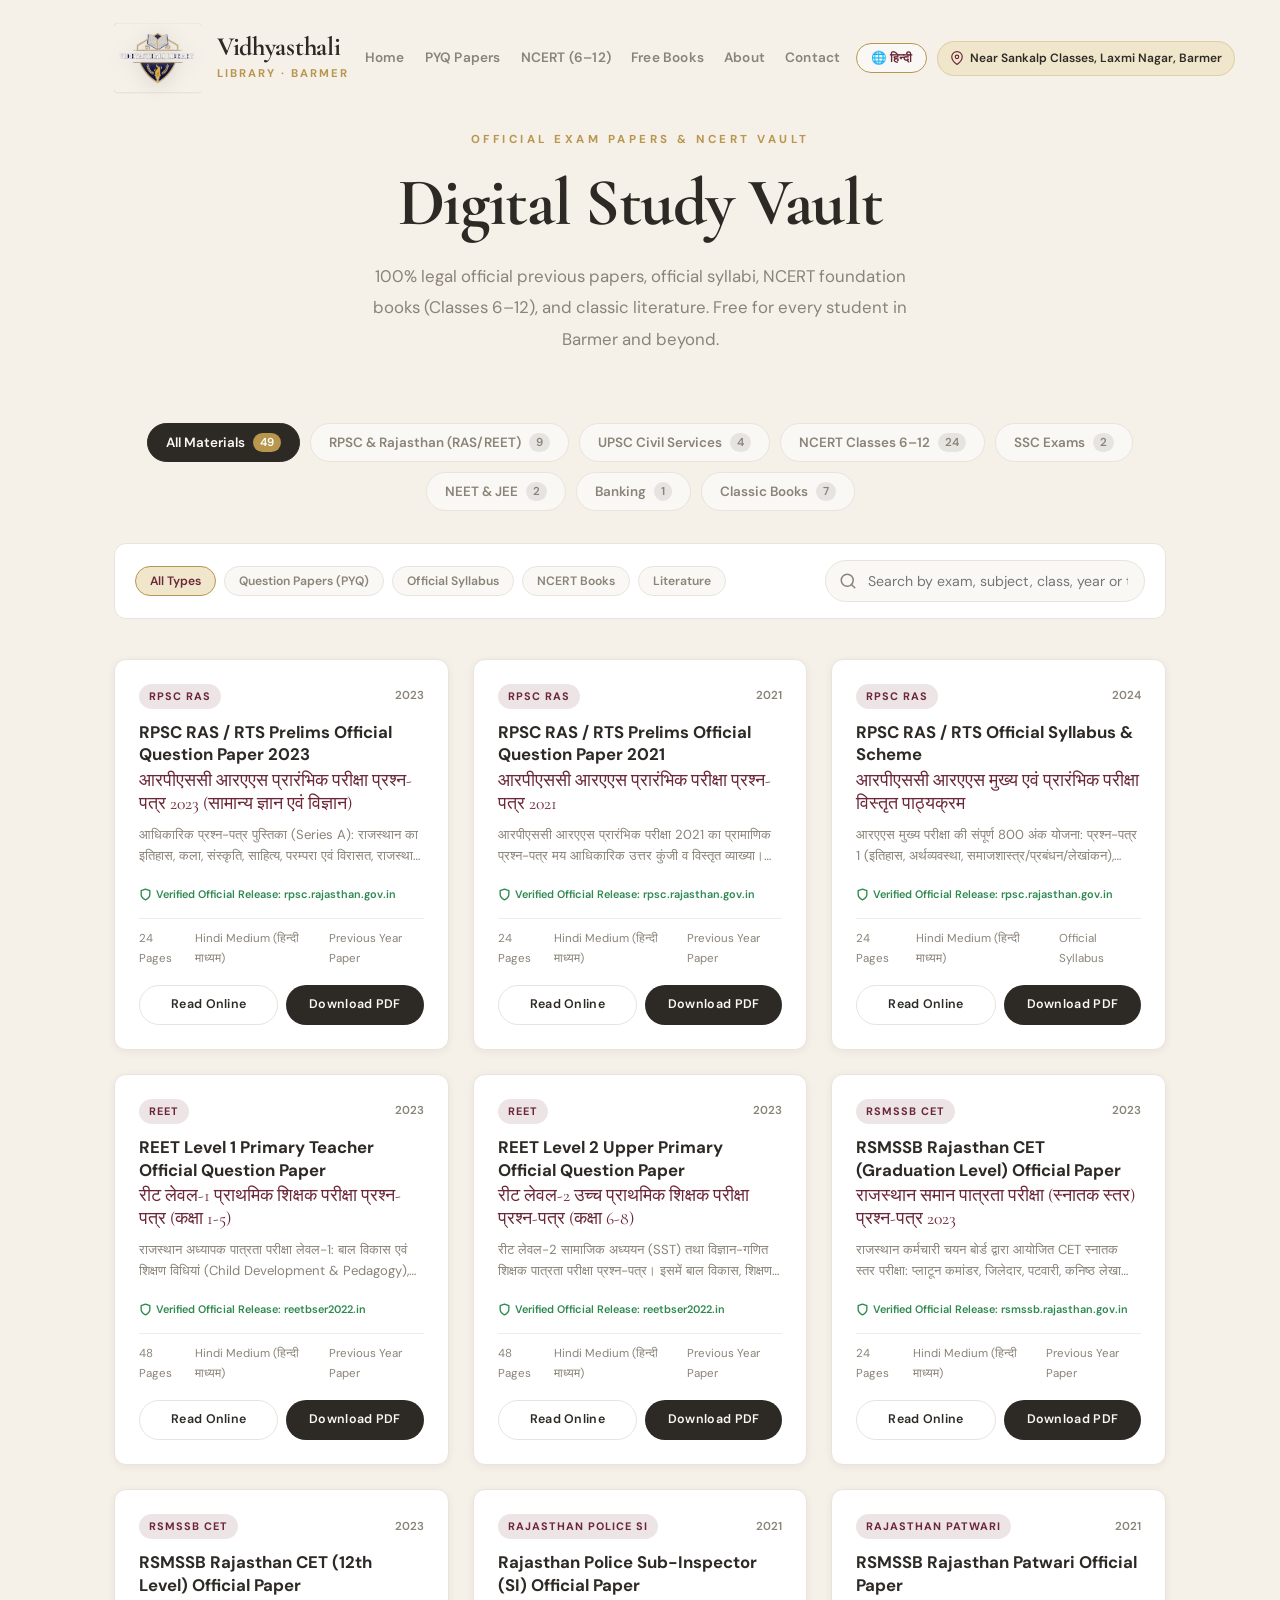
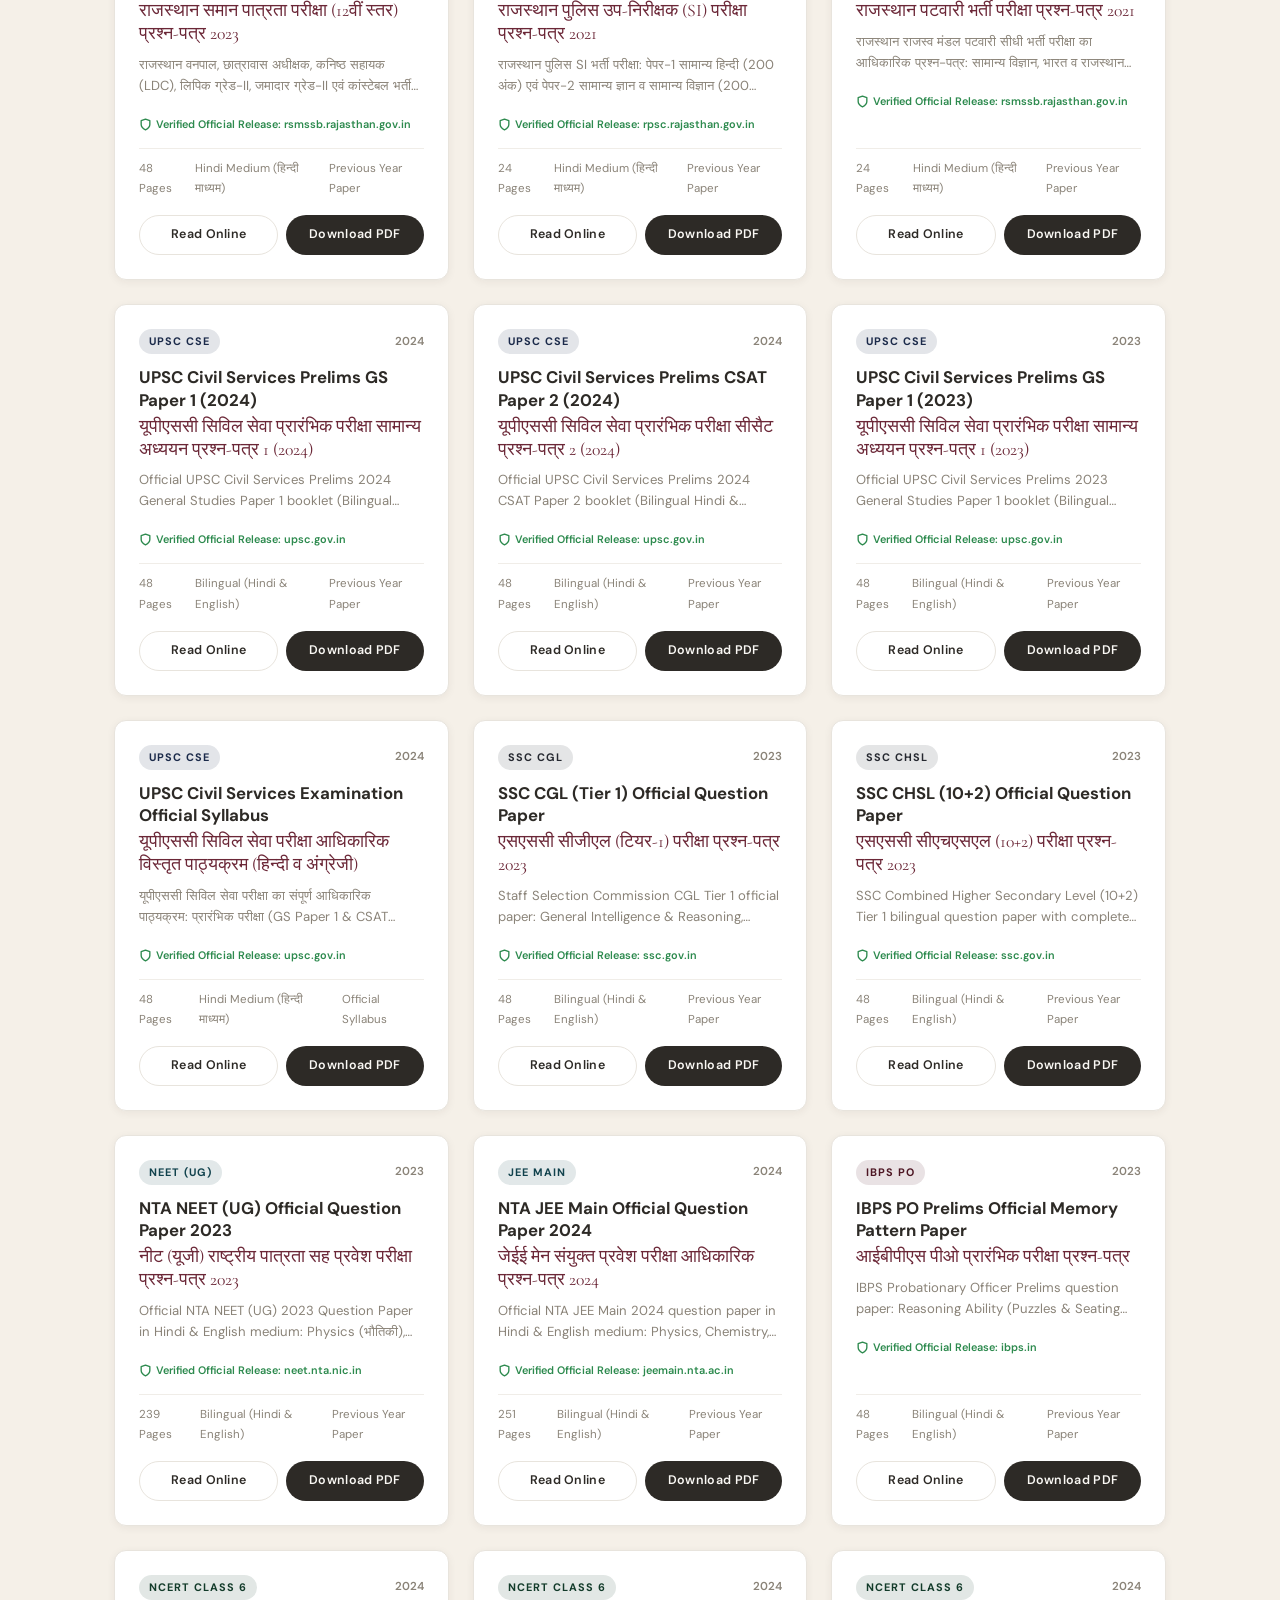
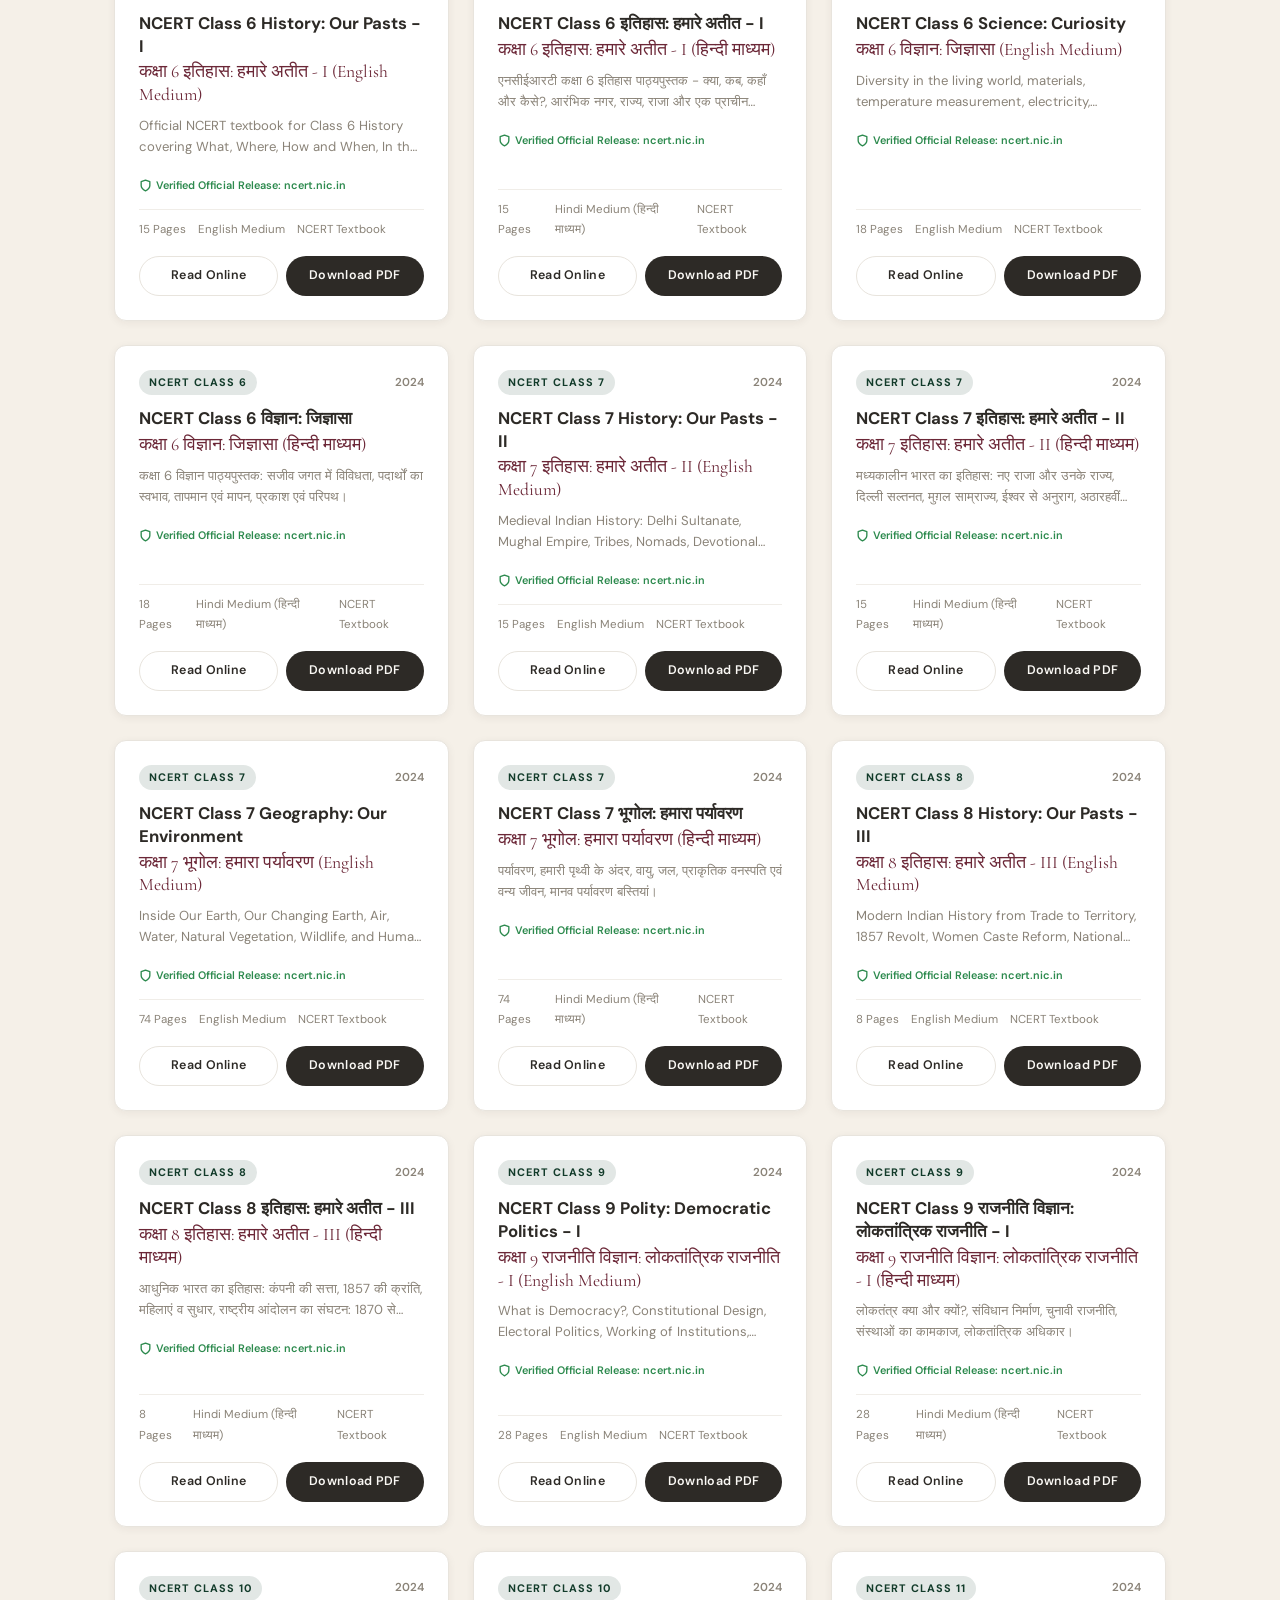
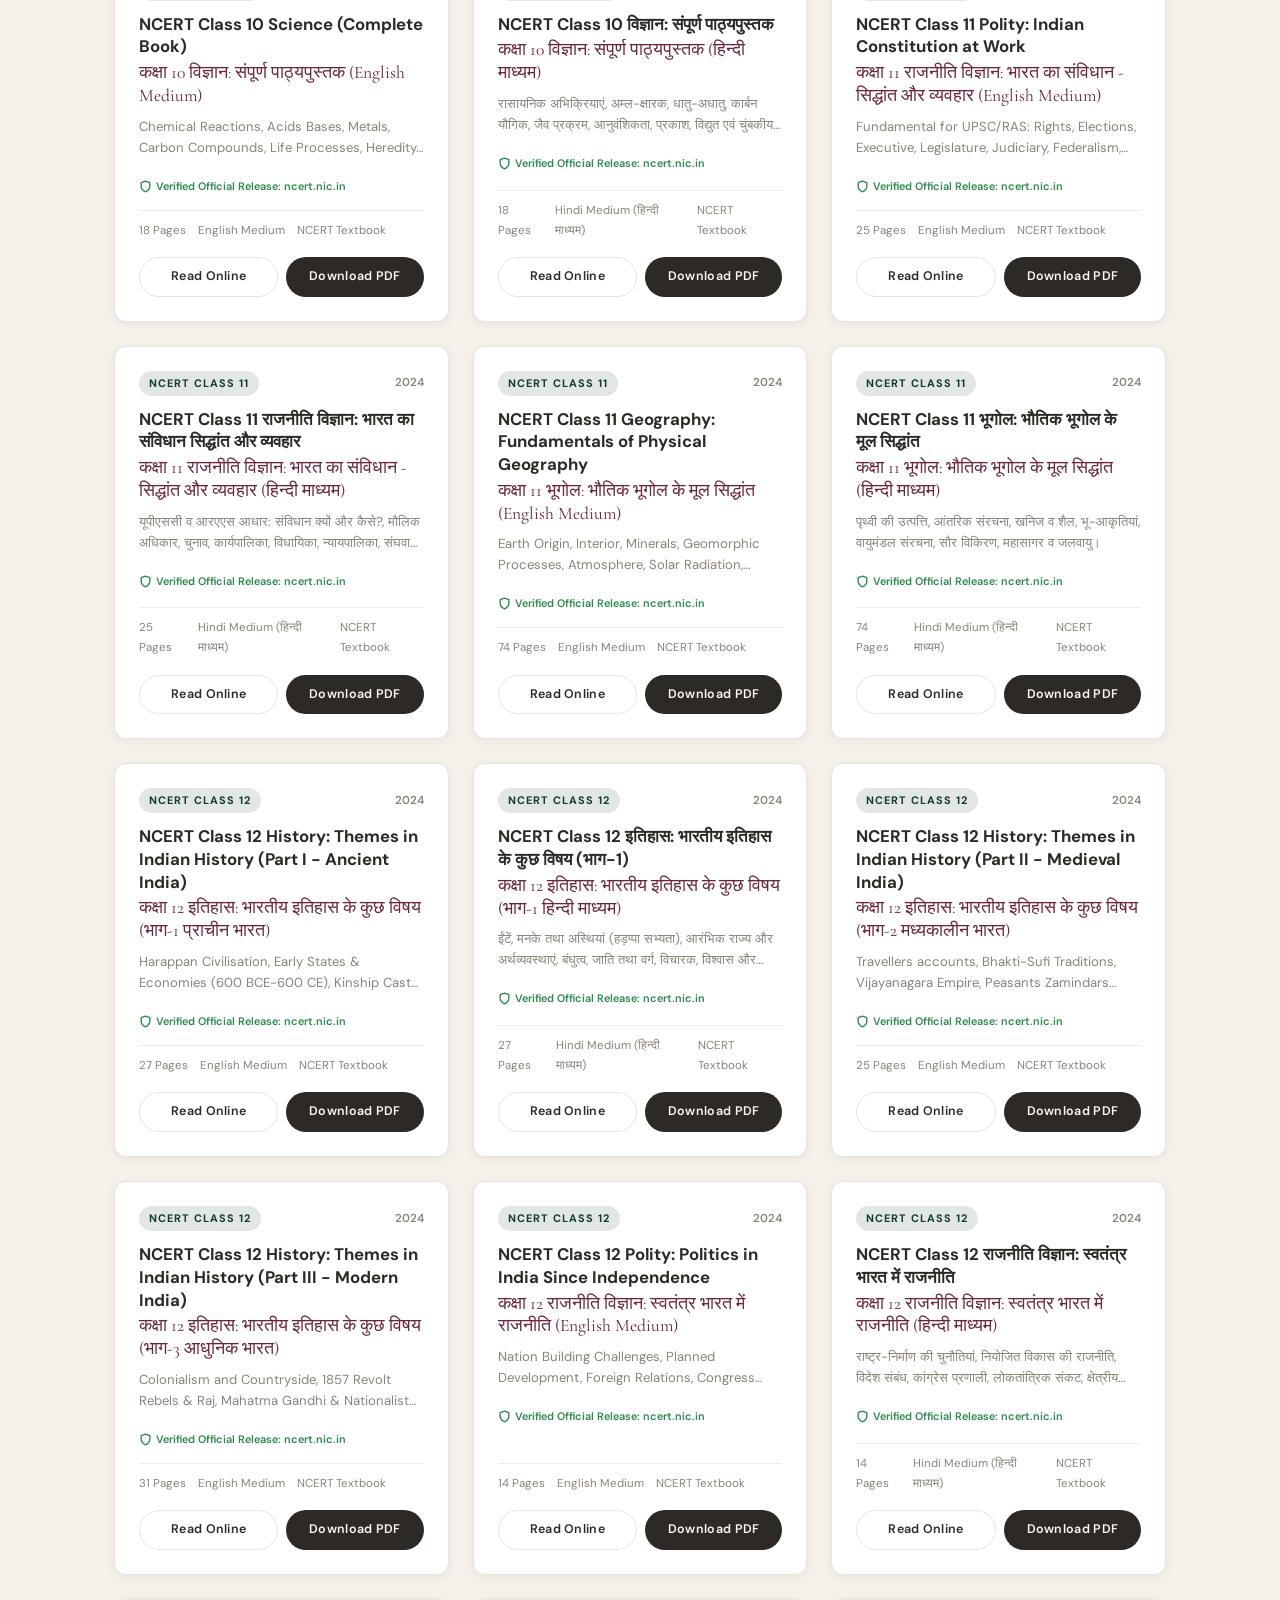
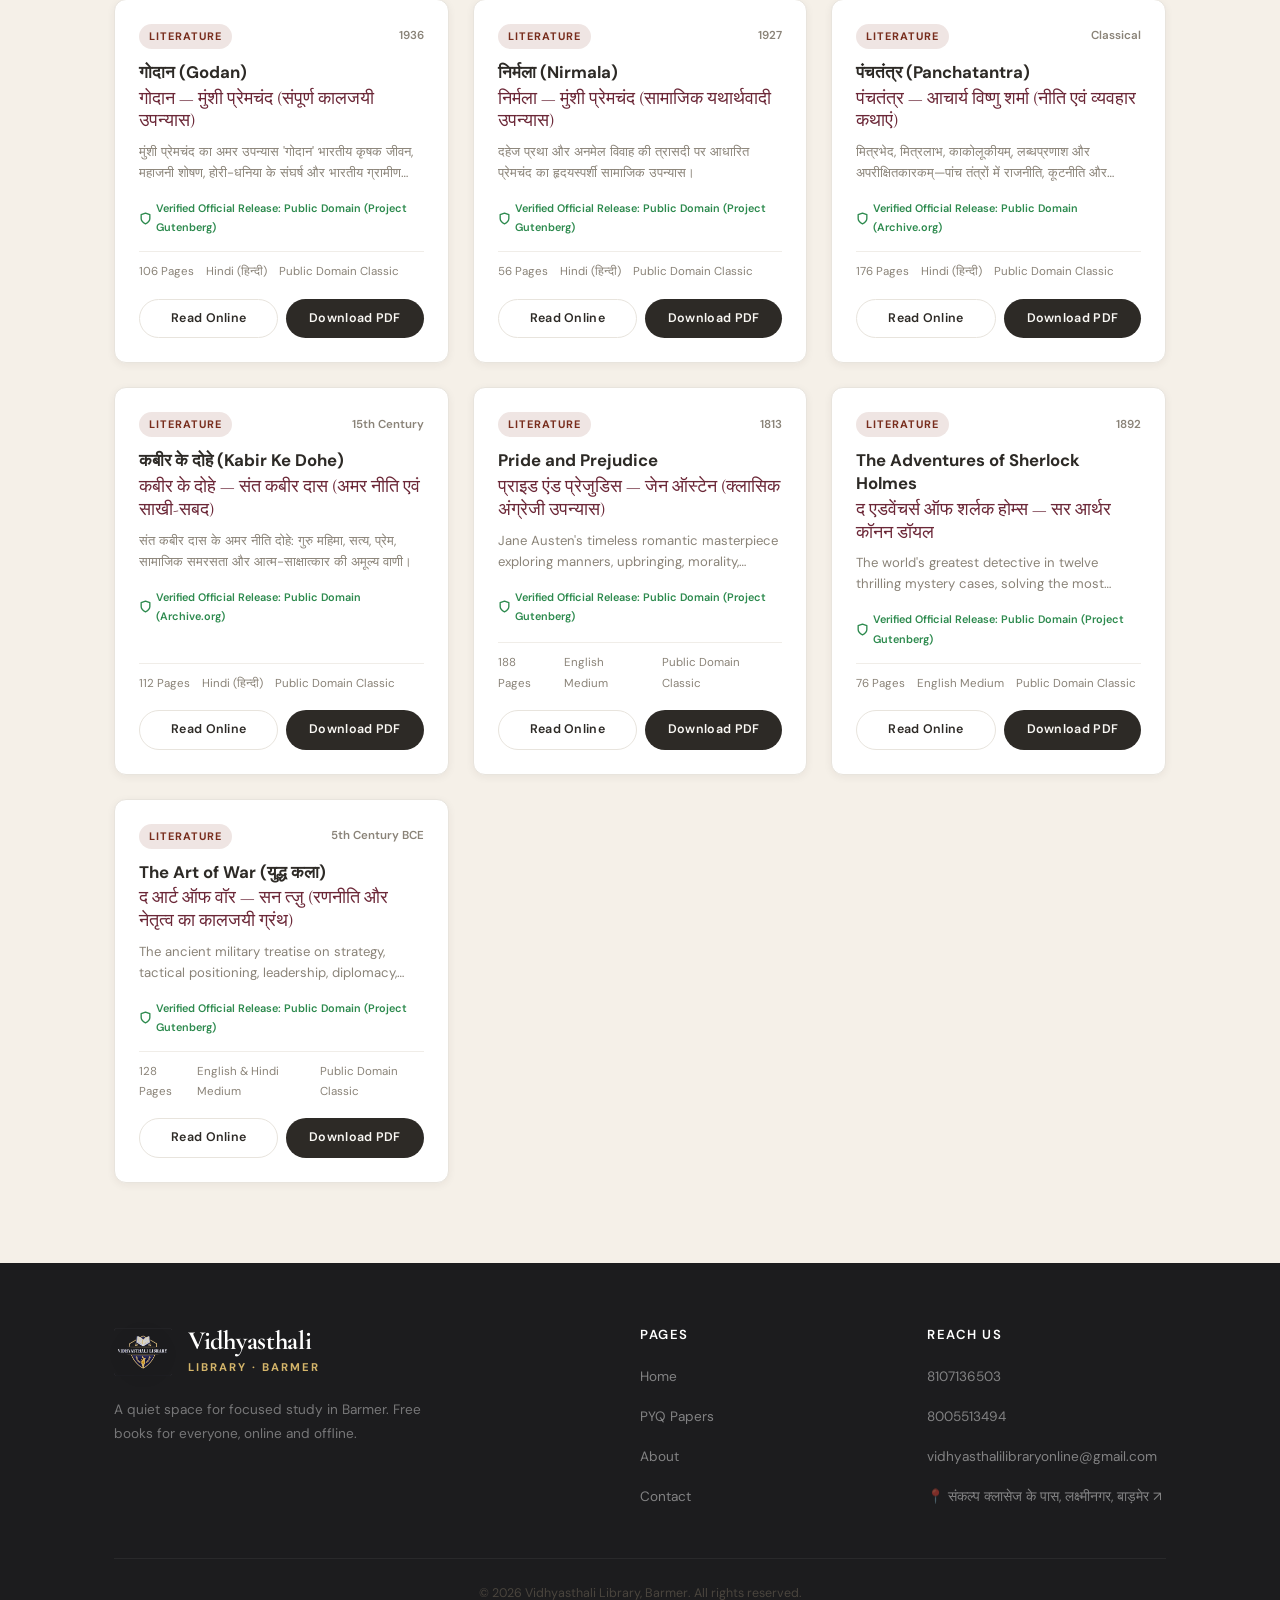
<file: browse.html>
<!DOCTYPE html>
<html lang="en">
<head>
  <meta charset="UTF-8">
  <meta name="viewport" content="width=device-width, initial-scale=1.0">
  <title>Browse Books — Free Hindi &amp; English Classics | Vidhyasthali Library</title>
  <meta name="description" content="Browse our free collection of Hindi and English books. Filter by genre, search by title or author, and start reading instantly.">

  <!-- Canonical & SEO -->
  <link rel="canonical" href="https://www.vidhyasthalilibrary.online/browse.html">
  <meta name="robots" content="index, follow">

  <meta property="og:title" content="Browse Free Study Material & Books — Vidhyasthali Library">
  <meta property="og:description" content="50+ PYQ exam papers (UPSC, RPSC, SSC, REET), NCERT Class 6-12 textbooks, and classic Hindi literature. Free digital access.">
  <meta property="og:type" content="website">
  <meta property="og:url" content="https://www.vidhyasthalilibrary.online/browse.html">
  <meta property="og:image" content="https://www.vidhyasthalilibrary.online/images/library-2.jpg">

  <!-- Favicon / App Icons -->
  <link rel="icon" type="image/png" href="images/logo.png">
  <link rel="apple-touch-icon" href="images/logo.png">

  <link rel="preconnect" href="https://fonts.googleapis.com">
  <link rel="preconnect" href="https://fonts.gstatic.com" crossorigin>
  <link href="https://fonts.googleapis.com/css2?family=Caveat:wght@400;500;600&family=Cormorant+Garamond:ital,wght@0,400;0,500;0,600;0,700;1,400;1,500&family=DM+Sans:wght@400;500;600;700;800&display=swap" rel="stylesheet">

  <!-- Critical Inline Fallbacks -->
  <style>
    *, *::before, *::after { box-sizing: border-box; margin: 0; padding: 0; }
    html, body { width: 100%; max-width: 100%; overflow-x: hidden; }
    body { font-family: 'DM Sans', -apple-system, BlinkMacSystemFont, 'Segoe UI', Roboto, sans-serif; background-color: #F5F0E8; color: #4A453E; }
    svg { display: inline-block; vertical-align: middle; fill: none; stroke: currentColor; stroke-width: 2; stroke-linecap: round; stroke-linejoin: round; }
    svg:not(.hero-heritage-svg) { width: 1.25rem; height: 1.25rem; max-width: 100%; }
    .nav-location-badge svg { width: 14px; height: 14px; stroke: #6B2737; }
    .page-transition { position: fixed; inset: 0; z-index: 9999; background: #F5F0E8; opacity: 0; pointer-events: none; }
  </style>
  <link rel="stylesheet" type="text/css" href="css/style.css">

  <!-- JSON-LD Structured Data -->
  <script type="application/ld+json">
  {
    "@context": "https://schema.org",
    "@type": "CollectionPage",
    "name": "Free Books, NCERT Textbooks & PYQs Collection",
    "url": "https://www.vidhyasthalilibrary.online/browse.html",
    "description": "Digital library vault offering free Hindi literature classics, NCERT Classes 6 to 12 in Hindi & English, and competitive examination previous year papers."
  }
  </script>
</head>
<body>
  <div class="page-transition"></div>

  <!-- Navigation -->
  <nav class="navbar scrolled" id="navbar">
    <div class="container">
      <a href="index.html" class="nav-logo">
        <img src="images/logo.png" alt="Vidhyasthali Library" width="72" height="72" onerror="this.onerror=null;this.src='vidhyasthali_library_logo_transparent.png';">
        <div>
          <span class="nav-logo-text">Vidhyasthali</span>
          <span class="nav-logo-sub">Library · Barmer</span>
        </div>
      </a>
      <div class="nav-links" id="navLinks">
        <a href="index.html" data-i18n="nav_home">Home</a>
        <a href="browse.html?type=pyq" data-i18n="nav_pyq">PYQ Papers</a>
        <a href="browse.html?category=ncert" data-i18n="nav_ncert">NCERT (6–12)</a>
        <a href="browse.html?category=literature" data-i18n="nav_books">Free Books</a>
        <a href="about.html" data-i18n="nav_about">About</a>
        <a href="contact.html" class="nav-cta" data-i18n="nav_contact">Contact</a>
      </div>
      <div class="nav-actions">
        <button class="lang-toggle-btn" aria-label="Toggle language">🌐 हिन्दी</button>
        <a href="https://www.google.com/search?kgmid=/g/11zkxxtzs7&hl=hi-IN&q=Vidhyasthali+Library" target="_blank" rel="noopener" class="nav-location-badge" title="Visit us in Barmer">
          <svg viewBox="0 0 24 24" width="20" height="20" fill="none" stroke="currentColor" stroke-width="2" stroke-linecap="round" stroke-linejoin="round"><path d="M21 10c0 7-9 13-9 13s-9-6-9-13a9 9 0 0 1 18 0z"></path><circle cx="12" cy="10" r="3"></circle></svg>
          <span data-i18n="nav_location">Near Sankalp Classes, Laxmi Nagar</span>
        </a>
        <button class="nav-toggle" id="navToggle" aria-label="Toggle menu">
          <span></span><span></span><span></span>
        </button>
      </div>
    </div>
  </nav>

  <main>
    <section style="padding-top: 130px; padding-bottom: 80px;">
      <div class="container">
        <div class="section-header fade-up">
          <span class="section-label" data-i18n="vault_page_badge">Official Exam Papers &amp; NCERT Vault</span>
          <h1 class="section-title" data-i18n="vault_page_title">Digital Study Vault</h1>
          <p class="section-desc" data-i18n="vault_page_desc">100% legal official previous papers, official syllabi, NCERT foundation books (Classes 6–12), and classic literature. Free for every student in Barmer and beyond.</p>
        </div>

        <!-- Controls: Category Tabs + Subfilters + Search -->
        <div class="vault-header-bar fade-up">
          <div class="vault-category-tabs" id="categoryTabs">
            <button class="vault-tab active" data-category="all"><span data-i18n="tab_all">All Materials</span> <span class="vault-tab-count" id="countAll">0</span></button>
            <button class="vault-tab" data-category="rpsc"><span data-i18n="tab_rpsc">RPSC &amp; Rajasthan</span> <span class="vault-tab-count" id="countRpsc">0</span></button>
            <button class="vault-tab" data-category="upsc"><span data-i18n="tab_upsc">UPSC Civil Services</span> <span class="vault-tab-count" id="countUpsc">0</span></button>
            <button class="vault-tab" data-category="ncert"><span data-i18n="tab_ncert">NCERT Classes 6–12</span> <span class="vault-tab-count" id="countNcert">0</span></button>
            <button class="vault-tab" data-category="ssc"><span data-i18n="tab_ssc">SSC Exams</span> <span class="vault-tab-count" id="countSsc">0</span></button>
            <button class="vault-tab" data-category="neet_jee"><span data-i18n="tab_neet">NEET &amp; JEE</span> <span class="vault-tab-count" id="countNeet">0</span></button>
            <button class="vault-tab" data-category="banking"><span data-i18n="tab_banking">Banking Exams</span> <span class="vault-tab-count" id="countBanking">0</span></button>
            <button class="vault-tab" data-category="literature"><span data-i18n="tab_lit">Classic Books</span> <span class="vault-tab-count" id="countLit">0</span></button>
          </div>

          <!-- Responsive NCERT Class Slider -->
          <div class="ncert-slider-wrapper" id="ncertSliderWrapper" style="display: none;">
            <div class="ncert-slider-label">
              <svg viewBox="0 0 24 24" width="16" height="16" stroke="currentColor" fill="none" stroke-width="2"><path d="M4 19.5A2.5 2.5 0 0 1 6.5 17H20"></path><path d="M6.5 2H20v20H6.5A2.5 2.5 0 0 1 4 19.5v-15A2.5 2.5 0 0 1 6.5 2z"></path></svg>
              <span>NCERT Classes:</span>
            </div>
            <button class="slider-nav-btn" id="sliderBtnLeft" aria-label="Scroll left"><svg viewBox="0 0 24 24" width="20" height="20" fill="none" stroke="currentColor" stroke-width="2" stroke-linecap="round" stroke-linejoin="round"><polyline points="15 18 9 12 15 6"></polyline></svg></button>
            <div class="ncert-slider-track" id="ncertSliderTrack">
              <button class="ncert-class-chip active" data-class="all">All Classes (6–12)</button>
              <button class="ncert-class-chip" data-class="class6">Class 6</button>
              <button class="ncert-class-chip" data-class="class7">Class 7</button>
              <button class="ncert-class-chip" data-class="class8">Class 8</button>
              <button class="ncert-class-chip" data-class="class9">Class 9</button>
              <button class="ncert-class-chip" data-class="class10">Class 10</button>
              <button class="ncert-class-chip" data-class="class11">Class 11</button>
              <button class="ncert-class-chip" data-class="class12">Class 12</button>
            </div>
            <button class="slider-nav-btn" id="sliderBtnRight" aria-label="Scroll right"><svg viewBox="0 0 24 24" width="20" height="20" fill="none" stroke="currentColor" stroke-width="2" stroke-linecap="round" stroke-linejoin="round"><polyline points="9 18 15 12 9 6"></polyline></svg></button>
          </div>

          <div class="vault-subfilters">
            <div class="vault-type-pills" id="typePills">
              <button class="vault-pill active" data-type="all" data-i18n="pill_all_types">All Types</button>
              <button class="vault-pill" data-type="pyq" data-i18n="pill_pyq">Question Papers (PYQ)</button>
              <button class="vault-pill" data-type="syllabus" data-i18n="pill_syllabus">Official Syllabus</button>
              <button class="vault-pill" data-type="textbook" data-i18n="pill_textbook">NCERT Books</button>
              <button class="vault-pill" data-type="book" data-i18n="pill_literature">Literature</button>
            </div>
            <div class="search-bar">
              <svg viewBox="0 0 24 24" width="20" height="20" fill="none" stroke="currentColor" stroke-width="2" stroke-linecap="round" stroke-linejoin="round"><circle cx="11" cy="11" r="8"></circle><line x1="21" y1="21" x2="16.65" y2="16.65"></line></svg>
              <input type="text" id="searchInput" placeholder="Search by exam, subject, class, year or title..." data-i18n-placeholder="search_placeholder">
            </div>
          </div>
        </div>

        <!-- Vault Cards Grid -->
        <div class="vault-grid" id="vaultGrid">
          <div class="reader-loading">Loading official materials...</div>
        </div>
      </div>
    </section>
  </main>

  <!-- Footer -->
  <footer class="footer">
    <div class="container">
      <div class="footer-grid">
        <div class="footer-brand">
          <div class="nav-logo" style="margin-bottom: 20px;">
            <img src="images/logo.png" alt="Vidhyasthali Library" width="48" height="48" onerror="this.onerror=null;this.src='vidhyasthali_library_logo_transparent.png';" style="height:48px;">
            <div>
              <span class="nav-logo-text" style="color:var(--white);">Vidhyasthali</span>
              <span class="nav-logo-sub" style="color:var(--brass-light);">Library · Barmer</span>
            </div>
          </div>
          <p>A quiet space for focused study in Barmer. Free books for everyone, online and offline.</p>
        </div>
        <div>
          <h4 data-i18n="footer_pages">मुख्य पृष्ठ</h4>
          <ul class="footer-links">
            <li><a href="index.html" data-i18n="nav_home">होम</a></li>
            <li><a href="browse.html" data-i18n="nav_pyq">पुराने पेपर (PYQ)</a></li>
            <li><a href="about.html" data-i18n="nav_about">हमारे बारे में</a></li>
            <li><a href="contact.html" data-i18n="nav_contact">संपर्क करें</a></li>
          </ul>
        </div>
        <div>
          <h4 data-i18n="footer_reach">संपर्क विवरण</h4>
          <ul class="footer-links">
            <li><a href="tel:+918107136503">8107136503</a></li>
            <li><a href="tel:+918005513494">8005513494</a></li>
            <li><a href="mailto:vidhyasthalilibraryonline@gmail.com">vidhyasthalilibraryonline@gmail.com</a></li>
            <li><a href="https://www.google.com/search?kgmid=/g/11zkxxtzs7&hl=hi-IN&q=Vidhyasthali+Library" target="_blank" rel="noopener">📍 संकल्प क्लासेज के पास, लक्ष्मीनगर, बाड़मेर ↗</a></li>
          </ul>
        </div>
      </div>
      <div class="footer-bottom">
        <p data-i18n="footer_rights">&copy; 2026 विद्यास्थली लाइब्रेरी, बाड़मेर। सर्वाधिकार सुरक्षित।</p>
      </div>
    </div>
  </footer>

  <script src="data/vault.js"></script>
  <script src="js/main.js"></script>
  <script src="js/i18n.js"></script>
  <script src="js/browse.js"></script>
</body>
</html>
</file>
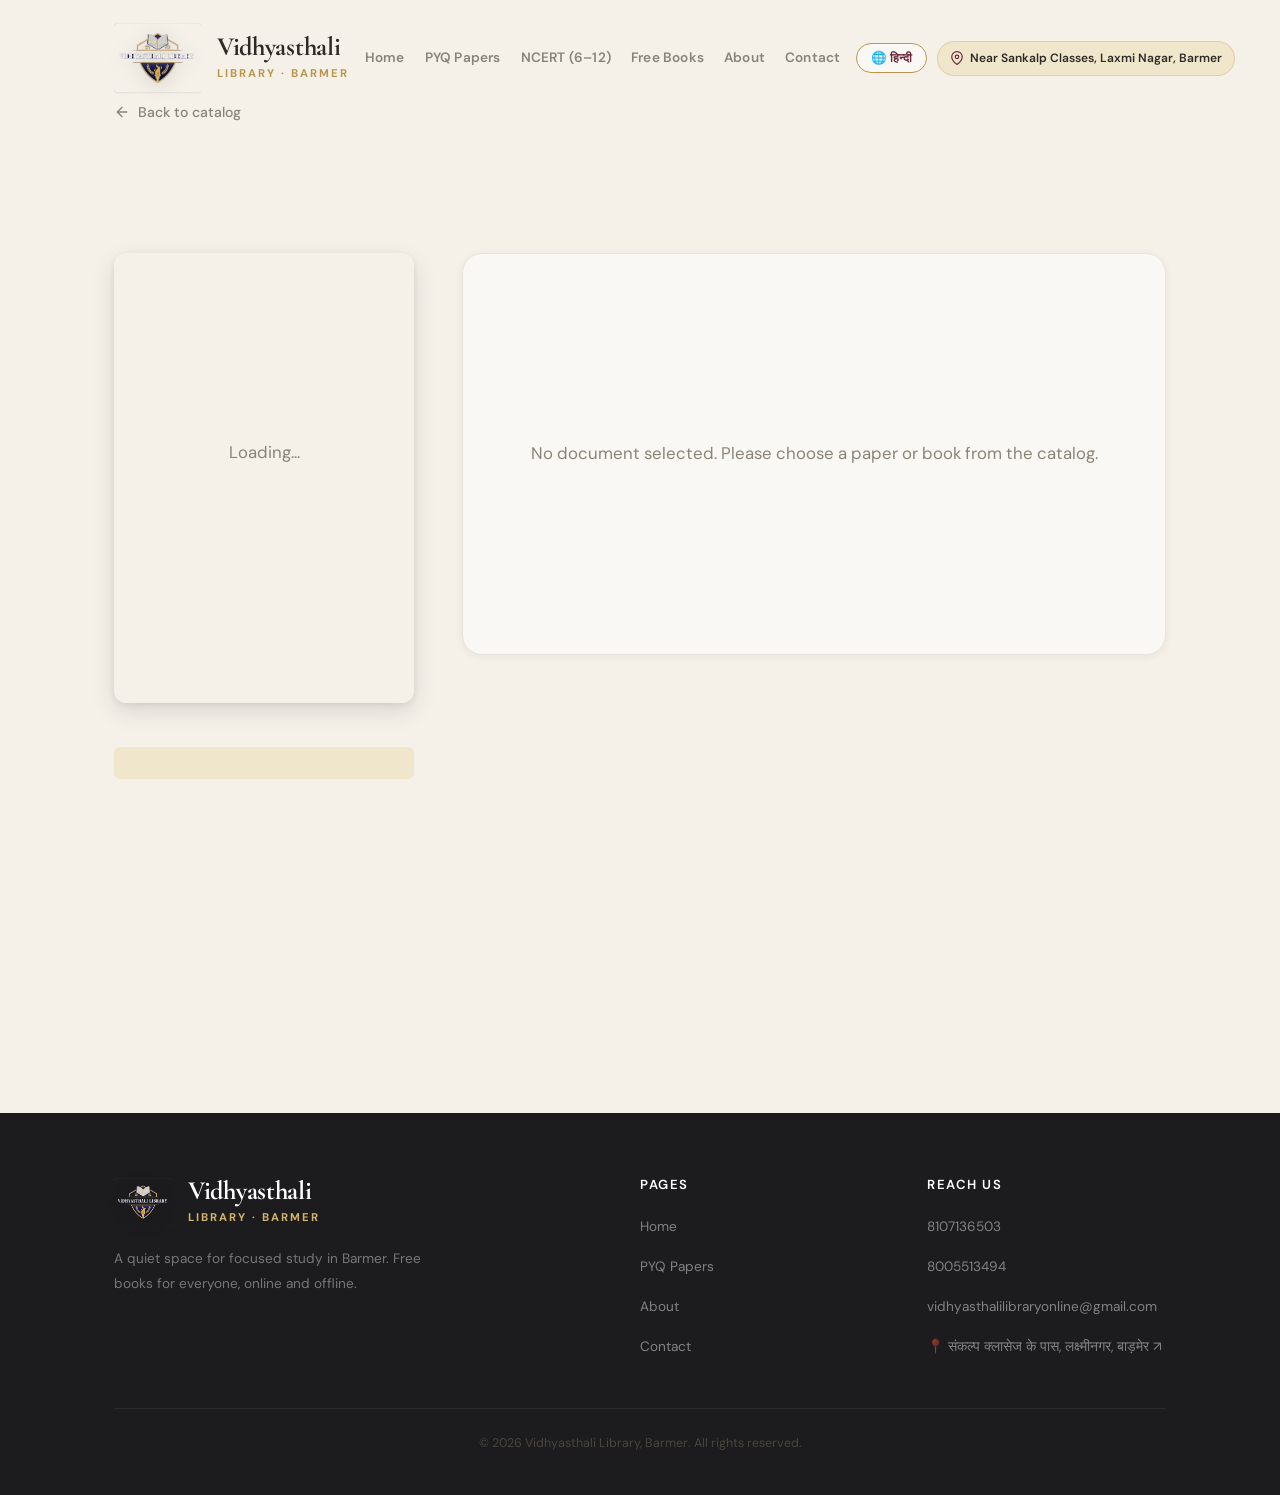
<file: read.html>
<!DOCTYPE html>
<html lang="en">
<head>
  <meta charset="UTF-8">
  <meta name="viewport" content="width=device-width, initial-scale=1.0">
  <title>Read — Vidhyasthali Library</title>
  <meta name="description" content="Read this book for free on Vidhyasthali Library. Powered by the Internet Archive.">

  <!-- Canonical & SEO -->
  <link rel="canonical" href="https://www.vidhyasthalilibrary.online/read.html">
  <meta name="robots" content="index, follow">

  <meta property="og:title" content="Read Books & Study Papers Online — Vidhyasthali Library">
  <meta property="og:description" content="Free digital reader with full text viewer, zoom, page navigation, and direct download for students.">
  <meta property="og:type" content="book">
  <meta property="og:url" content="https://www.vidhyasthalilibrary.online/read.html">
  <meta property="og:image" content="https://www.vidhyasthalilibrary.online/images/logo.png">

  <!-- Favicon / App Icons -->
  <link rel="icon" type="image/png" href="images/logo.png">
  <link rel="apple-touch-icon" href="images/logo.png">

  <link rel="preconnect" href="https://fonts.googleapis.com">
  <link rel="preconnect" href="https://fonts.gstatic.com" crossorigin>
  <link href="https://fonts.googleapis.com/css2?family=Caveat:wght@400;500;600&family=Cormorant+Garamond:ital,wght@0,400;0,500;0,600;0,700;1,400;1,500&family=DM+Sans:wght@400;500;600;700;800&display=swap" rel="stylesheet">

  <!-- Critical Inline Fallbacks -->
  <style>
    *, *::before, *::after { box-sizing: border-box; margin: 0; padding: 0; }
    html, body { width: 100%; max-width: 100%; overflow-x: hidden; }
    body { font-family: 'DM Sans', -apple-system, BlinkMacSystemFont, 'Segoe UI', Roboto, sans-serif; background-color: #F5F0E8; color: #4A453E; }
    svg { display: inline-block; vertical-align: middle; fill: none; stroke: currentColor; stroke-width: 2; stroke-linecap: round; stroke-linejoin: round; }
    svg:not(.hero-heritage-svg) { width: 1.25rem; height: 1.25rem; max-width: 100%; }
    .nav-location-badge svg { width: 14px; height: 14px; stroke: #6B2737; }
    .page-transition { position: fixed; inset: 0; z-index: 9999; background: #F5F0E8; opacity: 0; pointer-events: none; }
  </style>
  <link rel="stylesheet" type="text/css" href="css/style.css">

  <!-- JSON-LD Structured Data -->
  <script type="application/ld+json">
  {
    "@context": "https://schema.org",
    "@type": "ItemPage",
    "name": "Digital Reader — Vidhyasthali Library",
    "url": "https://www.vidhyasthalilibrary.online/read.html",
    "description": "Online PDF textbook and study material reader."
  }
  </script>
</head>
<body>
  <div class="page-transition"></div>

  <!-- Navigation -->
  <nav class="navbar scrolled" id="navbar">
    <div class="container">
      <a href="index.html" class="nav-logo">
        <img src="images/logo.png" alt="Vidhyasthali Library" width="72" height="72" onerror="this.onerror=null;this.src='vidhyasthali_library_logo_transparent.png';">
        <div>
          <span class="nav-logo-text">Vidhyasthali</span>
          <span class="nav-logo-sub">Library · Barmer</span>
        </div>
      </a>
      <div class="nav-links" id="navLinks">
        <a href="index.html" data-i18n="nav_home">Home</a>
        <a href="browse.html?type=pyq" data-i18n="nav_pyq">PYQ Papers</a>
        <a href="browse.html?category=ncert" data-i18n="nav_ncert">NCERT (6–12)</a>
        <a href="browse.html?category=literature" data-i18n="nav_books">Free Books</a>
        <a href="about.html" data-i18n="nav_about">About</a>
        <a href="contact.html" class="nav-cta" data-i18n="nav_contact">Contact</a>
      </div>
      <div class="nav-actions">
        <button class="lang-toggle-btn" aria-label="Toggle language">🌐 English</button>
        <a href="https://www.google.com/search?kgmid=/g/11zkxxtzs7&hl=hi-IN&q=Vidhyasthali+Library" target="_blank" rel="noopener" class="nav-location-badge" title="Visit us in Barmer">
          <svg viewBox="0 0 24 24" width="20" height="20" fill="none" stroke="currentColor" stroke-width="2" stroke-linecap="round" stroke-linejoin="round"><path d="M21 10c0 7-9 13-9 13s-9-6-9-13a9 9 0 0 1 18 0z"></path><circle cx="12" cy="10" r="3"></circle></svg>
          <span data-i18n="nav_location">संकल्प क्लासेज के पास, बाड़मेर</span>
        </a>
        <button class="nav-toggle" id="navToggle" aria-label="Toggle menu">
          <span></span><span></span><span></span>
        </button>
      </div>
    </div>
  </nav>

  <main>
    <section style="padding-top: 100px; padding-bottom: 60px;">
      <div class="container">
        <a href="browse.html" class="reader-back fade-up">
          <svg viewBox="0 0 24 24" width="20" height="20" fill="none" stroke="currentColor" stroke-width="2" stroke-linecap="round" stroke-linejoin="round"><line x1="19" y1="12" x2="5" y2="12"></line><polyline points="12 19 5 12 12 5"></polyline></svg>
          Back to catalog
        </a>

        <div class="reader-layout">
          <!-- Sidebar -->
          <div class="reader-sidebar fade-up">
            <div class="reader-cover" id="readerCover">
              <div class="reader-loading">Loading...</div>
            </div>
            <div class="reader-meta">
              <h1 id="readerTitle"></h1>
              <p class="author" id="readerAuthor"></p>
              <div class="meta-row" id="readerMeta"></div>
              <p id="readerDesc" style="font-size: 0.9rem; color: var(--stone); line-height: 1.7;"></p>
              <div class="curator-note" id="readerCurator"></div>
              <div id="readerActions"></div>
            </div>
          </div>

          <!-- Embedded Reader -->
          <div class="reader-main fade-up" id="readerEmbed">
            <div class="reader-loading">Loading book reader...</div>
          </div>
        </div>
      </div>
    </section>
  </main>

  <!-- Footer -->
  <footer class="footer">
    <div class="container">
      <div class="footer-grid">
        <div class="footer-brand">
          <div class="nav-logo" style="margin-bottom: 20px;">
            <img src="images/logo.png" alt="Vidhyasthali Library" width="48" height="48" onerror="this.onerror=null;this.src='vidhyasthali_library_logo_transparent.png';" style="height:48px;">
            <div>
              <span class="nav-logo-text" style="color:var(--white);">Vidhyasthali</span>
              <span class="nav-logo-sub" style="color:var(--brass-light);">Library · Barmer</span>
            </div>
          </div>
          <p>A quiet space for focused study in Barmer. Free books for everyone, online and offline.</p>
        </div>
        <div>
          <h4 data-i18n="footer_pages">मुख्य पृष्ठ</h4>
          <ul class="footer-links">
            <li><a href="index.html" data-i18n="nav_home">होम</a></li>
            <li><a href="browse.html" data-i18n="nav_pyq">पुराने पेपर (PYQ)</a></li>
            <li><a href="about.html" data-i18n="nav_about">हमारे बारे में</a></li>
            <li><a href="contact.html" data-i18n="nav_contact">संपर्क करें</a></li>
          </ul>
        </div>
        <div>
          <h4 data-i18n="footer_reach">संपर्क विवरण</h4>
          <ul class="footer-links">
            <li><a href="tel:+918107136503">8107136503</a></li>
            <li><a href="tel:+918005513494">8005513494</a></li>
            <li><a href="mailto:vidhyasthalilibraryonline@gmail.com">vidhyasthalilibraryonline@gmail.com</a></li>
            <li><a href="https://www.google.com/search?kgmid=/g/11zkxxtzs7&hl=hi-IN&q=Vidhyasthali+Library" target="_blank" rel="noopener">📍 संकल्प क्लासेज के पास, लक्ष्मीनगर, बाड़मेर ↗</a></li>
          </ul>
        </div>
      </div>
      <div class="footer-bottom">
        <p data-i18n="footer_rights">&copy; 2026 विद्यास्थली लाइब्रेरी, बाड़मेर। सर्वाधिकार सुरक्षित।</p>
      </div>
    </div>
  </footer>

  <script src="data/vault.js"></script>
  <script src="js/main.js"></script>
  <script src="js/i18n.js"></script>
  <script src="js/reader.js"></script>
</body>
</html>
</file>
<file: css/style.css>
/* ============================================
   VIDHYASTHALI LIBRARY — EDITORIAL DESIGN SYSTEM
   Boutique publishing house aesthetic
   ============================================ */

/* --- 1. Design Tokens --- */
:root {
  --charcoal:    #1C1C1E;
  --navy:        #1B2A4A;
  --navy-deep:   #0F1A2E;
  --burgundy:    #6B2737;
  --burgundy-soft:#8A3A4D;
  --brass:       #B8964E;
  --brass-light: #D4B56A;
  --brass-pale:  #F0E6CC;
  --parchment:   #F5F0E8;
  --cream:       #FAF8F4;
  --white:       #FFFFFF;
  --ink:         #2D2A26;
  --text-body:   #4A453E;
  --stone:       #8A8378;
  --smoke:       #E8E4DD;
  --smoke-light: #F0EDE8;

  --shadow-book:   0 8px 24px rgba(44, 42, 38, 0.12), 0 2px 6px rgba(44, 42, 38, 0.08);
  --shadow-card:   0 2px 8px rgba(44, 42, 38, 0.06);
  --shadow-hover:  0 12px 32px rgba(44, 42, 38, 0.15), 0 4px 8px rgba(44, 42, 38, 0.08);
  --shadow-nav:    0 1px 0 rgba(44, 42, 38, 0.06);

  --radius-sm:  6px;
  --radius-md:  12px;
  --radius-lg:  20px;

  --ease:       cubic-bezier(0.4, 0, 0.2, 1);
  --ease-out:   cubic-bezier(0, 0, 0.2, 1);
  --transition: 0.35s var(--ease);

  --container:  1100px;
  --container-wide: 1200px;
}


/* --- 2. Reset & Base --- */
*, *::before, *::after {
  margin: 0;
  padding: 0;
  box-sizing: border-box;
}

html {
  scroll-behavior: smooth;
  font-size: 16px;
  overflow-x: hidden;
  width: 100%;
  max-width: 100%;
}

body {
  font-family: 'DM Sans', 'Segoe UI', sans-serif;
  color: var(--text-body);
  background: var(--parchment);
  line-height: 1.75;
  -webkit-font-smoothing: antialiased;
  -moz-osx-font-smoothing: grayscale;
  overflow-x: hidden;
  width: 100%;
  max-width: 100%;
  position: relative;
  -webkit-tap-highlight-color: transparent;
}

img, picture, video, canvas, svg {
  max-width: 100%;
  height: auto;
  display: block;
}

svg {
  display: inline-block;
  vertical-align: middle;
  width: 1.25rem;
  height: 1.25rem;
  max-width: 100%;
  fill: none;
  stroke: currentColor;
  stroke-width: 2;
  stroke-linecap: round;
  stroke-linejoin: round;
  flex-shrink: 0;
}

a {
  text-decoration: none;
  color: inherit;
  transition: color var(--transition);
}

ul, ol { list-style: none; }

button {
  cursor: pointer;
  border: none;
  background: none;
  font-family: inherit;
}

input, textarea, select {
  font-family: inherit;
  font-size: inherit;
}


/* --- 3. Typography --- */
h1, h2, h3, h4, h5, h6 {
  font-family: 'Cormorant Garamond', 'Georgia', serif;
  color: var(--ink);
  font-weight: 600;
  line-height: 1.15;
}

h1 { font-size: clamp(2.6rem, 5.5vw, 4.2rem); font-weight: 700; letter-spacing: -0.02em; }
h2 { font-size: clamp(2rem, 4vw, 3rem); letter-spacing: -0.01em; }
h3 { font-size: clamp(1.4rem, 2.5vw, 1.8rem); }
h4 { font-size: 1.15rem; }

p {
  margin-bottom: 1rem;
  color: var(--text-body);
}

.handwritten {
  font-family: 'Caveat', cursive;
  font-weight: 500;
}

.section-label {
  font-family: 'DM Sans', sans-serif;
  font-size: 0.72rem;
  font-weight: 700;
  letter-spacing: 3.5px;
  text-transform: uppercase;
  color: var(--brass);
  margin-bottom: 14px;
  display: block;
}

.section-title {
  margin-bottom: 20px;
}

.section-desc {
  max-width: 540px;
  color: var(--stone);
  font-size: 1.05rem;
  line-height: 1.85;
}

.section-header {
  text-align: center;
  margin-bottom: 64px;
}

.section-header .section-desc {
  margin: 0 auto;
}


/* --- 4. Layout --- */
.container {
  width: 100%;
  max-width: var(--container);
  margin: 0 auto;
  padding: 0 24px;
}

.container-wide {
  max-width: var(--container-wide);
  margin: 0 auto;
  padding: 0 24px;
}

section {
  padding: 110px 0;
  position: relative;
}


/* --- 5. Paper Texture & Organic Elements --- */
.paper-bg {
  position: relative;
}

.paper-bg::after {
  content: '';
  position: absolute;
  inset: 0;
  background-image: url("data:image/svg+xml,%3Csvg xmlns='http://www.w3.org/2000/svg' width='300' height='300'%3E%3Cfilter id='n'%3E%3CfeTurbulence type='fractalNoise' baseFrequency='.65' numOctaves='3' stitchTiles='stitch'/%3E%3C/filter%3E%3Crect width='100%25' height='100%25' filter='url(%23n)' opacity='.03'/%3E%3C/svg%3E");
  pointer-events: none;
  z-index: 0;
}

.paper-bg > * {
  position: relative;
  z-index: 1;
}

/* Ink divider */
.ink-divider {
  display: block;
  width: 80px;
  height: 2px;
  background: var(--brass);
  border: none;
  margin: 32px auto;
  opacity: 0.5;
}

.ink-divider-left {
  margin-left: 0;
}

/* Decorative wavy SVG divider */
.wave-divider {
  width: 100%;
  height: 24px;
  display: block;
  margin: 0;
  color: var(--parchment);
}


/* --- 6. Navigation --- */
.navbar {
  position: fixed;
  top: 0;
  left: 0;
  width: 100%;
  z-index: 1000;
  padding: 22px 0;
  transition: all 0.4s var(--ease);
}

.navbar.scrolled {
  background: rgba(250, 248, 244, 0.92);
  backdrop-filter: blur(16px) saturate(1.2);
  -webkit-backdrop-filter: blur(16px) saturate(1.2);
  padding: 14px 0;
  box-shadow: var(--shadow-nav);
}

.navbar .container {
  display: flex;
  align-items: center;
  justify-content: space-between;
  gap: 16px;
  position: relative;
}

.nav-logo {
  display: flex;
  align-items: center;
  gap: 16px;
  flex-shrink: 0;
}

.nav-logo img {
  height: 72px;
  width: auto;
  object-fit: contain;
  filter: drop-shadow(0 3px 10px rgba(0,0,0,0.12));
}

.nav-logo-text {
  font-family: 'Cormorant Garamond', Georgia, serif;
  font-size: 1.65rem;
  font-weight: 700;
  color: var(--ink);
  letter-spacing: -0.01em;
  line-height: 1.1;
}

.nav-logo-sub {
  display: block;
  font-family: 'DM Sans', sans-serif;
  font-size: 0.7rem;
  font-weight: 700;
  letter-spacing: 2px;
  text-transform: uppercase;
  color: var(--brass);
}

.nav-links {
  display: flex;
  align-items: center;
  gap: 20px;
}

.nav-links a {
  font-size: 0.85rem;
  font-weight: 600;
  color: var(--stone);
  letter-spacing: 0.2px;
  position: relative;
  padding: 6px 0;
  transition: color var(--transition);
  white-space: nowrap;
}

.nav-links a::after {
  content: '';
  position: absolute;
  bottom: 0;
  left: 0;
  width: 0;
  height: 2px;
  background: var(--brass);
  transition: width var(--transition);
}

.nav-links a:hover,
.nav-links a.active {
  color: var(--ink);
}

.nav-links a:hover::after,
.nav-links a.active::after {
  width: 100%;
}

.nav-actions {
  display: flex;
  align-items: center;
  gap: 10px;
  flex-shrink: 0;
}

.lang-toggle-btn {
  display: inline-flex;
  align-items: center;
  gap: 5px;
  padding: 6px 14px;
  border-radius: 50px;
  border: 1.5px solid var(--brass);
  background: var(--cream);
  color: var(--burgundy);
  font-family: 'DM Sans', sans-serif;
  font-size: 0.78rem;
  font-weight: 700;
  cursor: pointer;
  transition: all var(--transition);
  white-space: nowrap;
}

.lang-toggle-btn:hover {
  background: var(--burgundy);
  color: #FFF;
  border-color: var(--burgundy);
}

.nav-location-badge {
  display: inline-flex;
  align-items: center;
  gap: 6px;
  font-size: 0.75rem;
  font-weight: 600;
  color: var(--ink);
  background: var(--brass-pale);
  padding: 6px 12px;
  border-radius: 50px;
  border: 1px solid rgba(184, 150, 78, 0.3);
  transition: all var(--transition);
  text-decoration: none;
  white-space: nowrap;
}

.nav-location-badge:hover {
  background: var(--brass);
  color: var(--white);
}

.nav-location-badge svg {
  width: 14px;
  height: 14px;
  stroke: var(--burgundy);
  fill: none;
  stroke-width: 2;
  flex-shrink: 0;
}

@media (max-width: 900px) {
  .nav-location-badge {
    display: none;
  }
}

/* Mobile Hamburger Toggle */
.nav-toggle {
  display: none;
  flex-direction: column;
  justify-content: center;
  gap: 6px;
  width: 44px;
  height: 44px;
  padding: 8px;
  cursor: pointer;
  z-index: 1001;
  border-radius: 8px;
  background: rgba(0,0,0,0.03);
  touch-action: manipulation;
}

.nav-toggle span {
  display: block;
  height: 2.5px;
  width: 100%;
  background: var(--ink);
  border-radius: 2px;
  transition: transform 0.3s var(--ease), opacity 0.3s var(--ease);
  transform-origin: center;
}

.nav-toggle.active span:nth-child(1) {
  transform: translateY(8.5px) rotate(45deg);
}
.nav-toggle.active span:nth-child(2) {
  opacity: 0;
  transform: scaleX(0);
}
.nav-toggle.active span:nth-child(3) {
  transform: translateY(-8.5px) rotate(-45deg);
}


/* --- 7. Hero --- */
.hero {
  min-height: 100vh;
  display: flex;
  align-items: center;
  background: var(--parchment);
  padding-top: 80px;
  position: relative;
  overflow: hidden;
}

.hero-heritage-backdrop {
  position: absolute;
  bottom: 0;
  left: 0;
  width: 100%;
  height: 300px;
  pointer-events: none;
  z-index: 0;
  color: #8C6228;
  opacity: 0.14;
  mask-image: linear-gradient(to top, rgba(0,0,0,1) 40%, rgba(0,0,0,0.6) 80%, rgba(0,0,0,0) 100%);
  -webkit-mask-image: linear-gradient(to top, rgba(0,0,0,1) 40%, rgba(0,0,0,0.6) 80%, rgba(0,0,0,0) 100%);
}

.hero-heritage-svg {
  width: 100%;
  height: 100%;
  display: block;
}

.hero .container {
  position: relative;
  z-index: 1;
  display: grid;
  grid-template-columns: 1fr 1fr;
  gap: 64px;
  align-items: center;
}

.hero-content {
  max-width: 540px;
}

.hero-tagline {
  font-family: 'Caveat', cursive;
  font-size: 1.35rem;
  color: var(--burgundy);
  margin-bottom: 16px;
}

.hero h1 {
  margin-bottom: 24px;
  color: var(--charcoal);
}

.hero-desc {
  font-size: 1.08rem;
  color: var(--stone);
  line-height: 1.85;
  margin-bottom: 36px;
}

.hero-actions {
  display: flex;
  gap: 16px;
  margin-bottom: 52px;
}

.hero-stats {
  display: flex;
  gap: 40px;
  padding-top: 36px;
  border-top: 1px solid var(--smoke);
}

.hero-stat {
  text-align: left;
}

.hero-stat h3 {
  font-family: 'DM Sans', -apple-system, BlinkMacSystemFont, 'Segoe UI', Roboto, sans-serif;
  font-size: 2.2rem;
  font-weight: 800;
  color: var(--ink);
  margin-bottom: 2px;
  letter-spacing: -0.5px;
  line-height: 1.1;
}

.hero-stat p {
  font-family: 'DM Sans', sans-serif;
  font-size: 0.78rem;
  font-weight: 700;
  text-transform: uppercase;
  letter-spacing: 1.5px;
  color: var(--stone);
  margin: 0;
}

/* Hero Library Showcase Card */
.hero-library-showcase {
  position: relative;
  width: 100%;
  max-width: 520px;
  margin: 0 auto;
}

.showcase-card {
  background: var(--white);
  border-radius: var(--radius-lg);
  overflow: hidden;
  box-shadow: 0 24px 60px rgba(27, 42, 74, 0.15), 0 6px 18px rgba(0,0,0,0.06);
  border: 1px solid rgba(184, 150, 78, 0.3);
  transition: transform 0.4s var(--ease-out), box-shadow 0.4s var(--ease-out);
}

.showcase-card:hover {
  transform: translateY(-6px);
  box-shadow: 0 32px 70px rgba(27, 42, 74, 0.22), 0 10px 24px rgba(184, 150, 78, 0.2);
}

/* Dual Heritage & Study Hall Split */
.showcase-img-grid {
  display: grid;
  grid-template-columns: 1fr 1fr;
  gap: 3px;
  background: var(--smoke);
  height: 220px;
  position: relative;
}

.showcase-img-col {
  position: relative;
  overflow: hidden;
  height: 100%;
}

.showcase-img-col img {
  width: 100%;
  height: 100%;
  object-fit: cover;
  transition: transform 0.5s var(--ease-out);
}

.showcase-card:hover .showcase-img-col img {
  transform: scale(1.06);
}

.showcase-img-label {
  position: absolute;
  bottom: 8px;
  left: 8px;
  background: rgba(27, 42, 74, 0.88);
  backdrop-filter: blur(4px);
  color: #FFF;
  font-size: 0.65rem;
  font-weight: 600;
  padding: 3px 8px;
  border-radius: 4px;
  letter-spacing: 0.3px;
}

.showcase-live-badge {
  position: absolute;
  top: 10px;
  left: 10px;
  background: rgba(255, 255, 255, 0.96);
  backdrop-filter: blur(8px);
  padding: 4px 10px;
  border-radius: 50px;
  font-family: 'DM Sans', sans-serif;
  font-size: 0.7rem;
  font-weight: 700;
  color: #123B2A;
  display: flex;
  align-items: center;
  gap: 6px;
  box-shadow: 0 4px 12px rgba(0,0,0,0.15);
  z-index: 2;
}

.pulse-dot {
  width: 7px;
  height: 7px;
  border-radius: 50%;
  background: #2D8A4E;
  box-shadow: 0 0 0 0 rgba(45, 138, 78, 0.7);
  animation: pulse-green 2s infinite;
}

@keyframes pulse-green {
  0% { transform: scale(0.95); box-shadow: 0 0 0 0 rgba(45, 138, 78, 0.7); }
  70% { transform: scale(1); box-shadow: 0 0 0 7px rgba(45, 138, 78, 0); }
  100% { transform: scale(0.95); box-shadow: 0 0 0 0 rgba(45, 138, 78, 0); }
}

.showcase-body {
  padding: 20px 22px;
}

.showcase-top-banner {
  display: flex;
  align-items: center;
  justify-content: space-between;
  margin-bottom: 12px;
  padding-bottom: 10px;
  border-bottom: 1px solid var(--smoke-light);
}

.showcase-brand-trust {
  display: flex;
  flex-direction: column;
}

.trust-highlight {
  font-family: 'DM Sans', sans-serif;
  font-size: 0.85rem;
  font-weight: 800;
  letter-spacing: 0.5px;
  color: var(--burgundy);
  text-transform: uppercase;
}

.trust-subtext {
  font-size: 0.68rem;
  font-weight: 600;
  color: var(--stone);
  letter-spacing: 0.5px;
}

.trust-pill-verified {
  font-size: 0.7rem;
  font-weight: 700;
  color: var(--brass);
  background: var(--brass-pale);
  padding: 4px 10px;
  border-radius: 50px;
  border: 1px solid rgba(184, 150, 78, 0.3);
  text-transform: uppercase;
  letter-spacing: 0.5px;
}

.showcase-title-row {
  margin-bottom: 6px;
}

.showcase-title-row h3 {
  font-family: 'DM Sans', sans-serif;
  font-size: 1.15rem;
  font-weight: 700;
  color: var(--ink);
  margin: 0;
}

.showcase-caption {
  font-size: 0.82rem;
  color: var(--stone);
  line-height: 1.55;
  margin-bottom: 14px;
}

.showcase-pills {
  display: flex;
  flex-wrap: wrap;
  gap: 6px;
  margin-bottom: 16px;
}

.sc-pill {
  font-size: 0.72rem;
  font-weight: 600;
  padding: 4px 11px;
  background: var(--cream);
  color: var(--ink);
  border-radius: 50px;
  border: 1px solid var(--smoke);
  letter-spacing: 0.2px;
}

.showcase-action-row {
  display: flex;
  gap: 10px;
  align-items: center;
  flex-wrap: wrap;
  width: 100%;
}

.showcase-action-row .btn {
  padding: 10px 18px;
  font-size: 0.82rem;
  flex: 1 1 140px;
  justify-content: center;
  text-align: center;
  min-width: 0;
}


/* --- 8. Buttons --- */
.btn {
  display: inline-flex;
  align-items: center;
  gap: 8px;
  padding: 14px 32px;
  border-radius: 50px;
  font-size: 0.88rem;
  font-weight: 600;
  letter-spacing: 0.3px;
  transition: all var(--transition);
  white-space: nowrap;
}

.btn-primary {
  background: var(--ink);
  color: var(--cream);
}

.btn-primary:hover {
  background: var(--burgundy);
  transform: translateY(-2px);
  box-shadow: 0 6px 20px rgba(107, 39, 55, 0.2);
}

.btn-outline {
  border: 1.5px solid var(--smoke);
  color: var(--ink);
  background: transparent;
}

.btn-outline:hover {
  border-color: var(--brass);
  color: var(--brass);
  transform: translateY(-2px);
}

.btn-brass {
  background: var(--brass);
  color: var(--white);
}

.btn-brass:hover {
  background: var(--brass-light);
  transform: translateY(-2px);
  box-shadow: 0 6px 20px rgba(184, 150, 78, 0.25);
}

.btn svg {
  width: 16px;
  height: 16px;
  stroke: currentColor;
  fill: none;
  stroke-width: 2;
  stroke-linecap: round;
  stroke-linejoin: round;
}


/* --- 9. Book Cards --- */
/* --- 9. Handcrafted Luxury Book Covers --- */
.book-card {
  position: relative;
  cursor: pointer;
  transition: transform 0.4s var(--ease-out);
  display: block;
}

.book-card:hover {
  transform: translateY(-6px);
}

.book-cover-wrap {
  position: relative;
  border-radius: 8px;
  overflow: hidden;
  aspect-ratio: 2/3;
  margin-bottom: 16px;
  box-shadow: 0 10px 25px rgba(27, 42, 74, 0.15), 0 2px 6px rgba(27, 42, 74, 0.08);
  transition: all 0.4s var(--ease-out);
}

.book-card:hover .book-cover-wrap {
  box-shadow: 0 16px 36px rgba(27, 42, 74, 0.22), 0 4px 10px rgba(27, 42, 74, 0.12);
  transform: translateY(-2px);
}

/* Bespoke Hardcover Book Art */
.book-art {
  width: 100%;
  height: 100%;
  padding: 16px;
  display: flex;
  flex-direction: column;
  justify-content: space-between;
  text-align: center;
  position: relative;
  box-sizing: border-box;
  user-select: none;
  box-shadow: inset 8px 0 14px rgba(0,0,0,0.45), inset -2px 0 4px rgba(255,255,255,0.06);
}

/* Hardcover gold foil inner border */
.book-art::before {
  content: '';
  position: absolute;
  inset: 10px;
  border: 1px solid rgba(212, 175, 55, 0.4);
  border-radius: 4px;
  pointer-events: none;
  box-shadow: inset 0 0 0 1px rgba(212, 175, 55, 0.15);
}

/* Left spine highlight line */
.book-art::after {
  content: '';
  position: absolute;
  top: 0;
  bottom: 0;
  left: 12px;
  width: 1px;
  background: rgba(212, 175, 55, 0.25);
  pointer-events: none;
}

/* Color Themes */
.theme-burgundy   { background: radial-gradient(circle at 50% 30%, #521823, #22060B); }
.theme-navy       { background: radial-gradient(circle at 50% 30%, #172844, #08111E); }
.theme-emerald    { background: radial-gradient(circle at 50% 30%, #123B2A, #061911); }
.theme-ochre      { background: radial-gradient(circle at 50% 30%, #683713, #2F1706); }
.theme-plum       { background: radial-gradient(circle at 50% 30%, #411B4B, #1B0821); }
.theme-terracotta { background: radial-gradient(circle at 50% 30%, #762A1B, #351009); }
.theme-charcoal   { background: radial-gradient(circle at 50% 30%, #252830, #0E1013); }
.theme-teal       { background: radial-gradient(circle at 50% 30%, #11424D, #051D23); }
.theme-crimson    { background: radial-gradient(circle at 50% 30%, #52111A, #240409); }
.theme-wine       { background: radial-gradient(circle at 50% 30%, #4D1623, #23080F); }
.theme-forest     { background: radial-gradient(circle at 50% 30%, #183525, #081810); }

.book-art-top {
  position: relative;
  z-index: 2;
  margin-top: 4px;
}

.book-art-emblem {
  display: block;
  width: 44px;
  height: 44px;
  margin: 0 auto 6px;
  color: #F8EDC8;
  filter: drop-shadow(0 2px 5px rgba(0,0,0,0.5));
  opacity: 0.95;
}

.book-art-ornament {
  display: block;
  width: 24px;
  height: 24px;
  margin: 0 auto 4px;
  color: var(--brass-light);
  opacity: 0.8;
}

.book-art-series {
  font-family: 'DM Sans', sans-serif;
  font-size: 0.62rem;
  font-weight: 700;
  text-transform: uppercase;
  letter-spacing: 2px;
  color: rgba(248, 237, 200, 0.8);
}

.book-art-middle {
  position: relative;
  z-index: 2;
  padding: 0 8px;
}

.book-art-title {
  font-family: 'Cormorant Garamond', Georgia, serif;
  font-size: 1.25rem;
  font-weight: 700;
  line-height: 1.2;
  color: #F8EDC8;
  margin-bottom: 8px;
  text-shadow: 0 1px 4px rgba(0,0,0,0.6);
  letter-spacing: 0.02em;
}

.book-art-author {
  font-family: 'DM Sans', sans-serif;
  font-size: 0.68rem;
  font-weight: 600;
  text-transform: uppercase;
  letter-spacing: 1.5px;
  color: rgba(248, 237, 200, 0.75);
}

.book-art-bottom {
  position: relative;
  z-index: 2;
  margin-bottom: 4px;
}

.book-art-seal {
  display: inline-block;
  font-size: 0.55rem;
  font-weight: 700;
  letter-spacing: 1.5px;
  text-transform: uppercase;
  color: rgba(212, 175, 55, 0.7);
  padding: 3px 8px;
  border-top: 1px solid rgba(212, 175, 55, 0.25);
  border-bottom: 1px solid rgba(212, 175, 55, 0.25);
}

.book-language {
  position: absolute;
  top: 14px;
  right: 14px;
  padding: 3px 8px;
  border-radius: 4px;
  font-size: 0.62rem;
  font-weight: 700;
  text-transform: uppercase;
  letter-spacing: 1px;
  z-index: 5;
}

.book-language.hindi {
  background: rgba(107, 39, 55, 0.9);
  color: #FFF;
  border: 1px solid rgba(255,255,255,0.2);
}

.book-language.english {
  background: rgba(27, 42, 74, 0.9);
  color: #FFF;
  border: 1px solid rgba(255,255,255,0.2);
}

.book-card h4 {
  font-family: 'Cormorant Garamond', serif;
  font-size: 1.15rem;
  font-weight: 700;
  margin-bottom: 4px;
  line-height: 1.3;
}

.book-card .book-author {
  font-size: 0.82rem;
  color: var(--stone);
  margin-bottom: 8px;
}

.book-card .curator-note {
  font-family: 'Caveat', cursive;
  font-size: 0.95rem;
  color: var(--burgundy-soft);
  line-height: 1.4;
  font-style: italic;
}

.book-card .read-link {
  display: inline-flex;
  align-items: center;
  gap: 6px;
  margin-top: 12px;
  font-size: 0.82rem;
  font-weight: 600;
  color: var(--brass);
  transition: all var(--transition);
}

.book-card .read-link:hover {
  color: var(--burgundy);
  gap: 10px;
}

.book-card .read-link svg {
  width: 14px;
  height: 14px;
  stroke: currentColor;
  fill: none;
  stroke-width: 2;
}


/* --- 10. Featured Books Grid --- */
.featured-grid {
  display: grid;
  grid-template-columns: repeat(4, 1fr);
  gap: 32px;
}


/* --- 11. Browse / Digital Study Vault --- */
.vault-header-bar {
  display: flex;
  flex-direction: column;
  gap: 20px;
  margin-bottom: 40px;
}

.vault-category-tabs {
  display: flex;
  flex-wrap: wrap;
  justify-content: center;
  gap: 10px;
  padding: 4px 0 12px;
  width: 100%;
}

.vault-tab {
  display: inline-flex;
  align-items: center;
  gap: 8px;
  padding: 9px 18px;
  border-radius: 50px;
  font-size: 0.84rem;
  font-weight: 600;
  color: var(--stone);
  border: 1.5px solid var(--smoke);
  background: var(--cream);
  cursor: pointer;
  white-space: nowrap;
  transition: all var(--transition);
  user-select: none;
}

.vault-tab:hover {
  border-color: var(--brass);
  color: var(--ink);
}

.vault-tab.active {
  background: var(--ink);
  color: var(--cream);
  border-color: var(--ink);
}

.vault-tab-count {
  font-size: 0.72rem;
  padding: 2px 7px;
  border-radius: 50px;
  background: rgba(0,0,0,0.08);
  color: inherit;
}

.vault-tab.active .vault-tab-count {
  background: var(--brass);
  color: #FFF;
}

/* NCERT Class Slider Bar */
.ncert-slider-wrapper {
  margin-top: 8px;
  padding: 12px 18px;
  background: var(--white);
  border-radius: var(--radius-md);
  border: 1px solid var(--smoke);
  display: flex;
  align-items: center;
  gap: 12px;
}

.ncert-slider-label {
  font-family: 'DM Sans', sans-serif;
  font-size: 0.76rem;
  font-weight: 700;
  text-transform: uppercase;
  letter-spacing: 1.5px;
  color: var(--burgundy);
  white-space: nowrap;
  display: flex;
  align-items: center;
  gap: 6px;
}

.ncert-slider-track {
  display: flex;
  gap: 8px;
  overflow-x: auto;
  scroll-behavior: smooth;
  -webkit-overflow-scrolling: touch;
  scrollbar-width: none;
  flex: 1;
}
.ncert-slider-track::-webkit-scrollbar { display: none; }

.ncert-class-chip {
  padding: 6px 16px;
  border-radius: 50px;
  font-size: 0.8rem;
  font-weight: 600;
  border: 1px solid var(--smoke);
  background: var(--cream);
  color: var(--ink);
  cursor: pointer;
  white-space: nowrap;
  transition: all var(--transition);
  flex-shrink: 0;
}

.ncert-class-chip:hover, .ncert-class-chip.active {
  background: var(--burgundy);
  color: #FFF;
  border-color: var(--burgundy);
}

.slider-nav-btn {
  width: 32px;
  height: 32px;
  border-radius: 50%;
  border: 1px solid var(--smoke);
  background: var(--cream);
  color: var(--ink);
  display: flex;
  align-items: center;
  justify-content: center;
  cursor: pointer;
  flex-shrink: 0;
  transition: all var(--transition);
}

.slider-nav-btn:hover {
  background: var(--ink);
  color: #FFF;
}

.slider-nav-btn svg {
  width: 14px;
  height: 14px;
  stroke: currentColor;
  fill: none;
  stroke-width: 2.5;
}

/* Secondary Filter Bar */
.vault-subfilters {
  display: flex;
  justify-content: space-between;
  align-items: center;
  flex-wrap: wrap;
  gap: 16px;
  padding: 16px 20px;
  background: var(--white);
  border-radius: var(--radius-md);
  border: 1px solid var(--smoke);
}

.vault-type-pills {
  display: flex;
  gap: 8px;
  flex-wrap: wrap;
}

.vault-pill {
  padding: 6px 14px;
  border-radius: 50px;
  font-size: 0.76rem;
  font-weight: 600;
  border: 1px solid var(--smoke);
  background: var(--cream);
  color: var(--stone);
  cursor: pointer;
  transition: all var(--transition);
}

.vault-pill:hover, .vault-pill.active {
  background: var(--brass-pale);
  color: var(--burgundy);
  border-color: var(--brass);
}

.search-bar {
  position: relative;
  width: 320px;
  max-width: 100%;
}

.search-bar input {
  width: 100%;
  padding: 11px 16px 11px 42px;
  border: 1.5px solid var(--smoke);
  border-radius: 50px;
  background: var(--cream);
  color: var(--ink);
  font-size: 0.88rem;
  outline: none;
  transition: all var(--transition);
}

.search-bar input:focus {
  border-color: var(--brass);
  box-shadow: 0 0 0 3px rgba(184, 150, 78, 0.12);
  background: #FFF;
}

.search-bar svg {
  position: absolute;
  left: 14px;
  top: 50%;
  transform: translateY(-50%);
  width: 18px;
  height: 18px;
  stroke: var(--stone);
  fill: none;
  stroke-width: 2;
  pointer-events: none;
}

/* Vault Grid */
.vault-grid {
  display: grid;
  grid-template-columns: repeat(3, 1fr);
  gap: 24px;
}

/* Vault Card */
.vault-card {
  background: var(--white);
  border-radius: var(--radius-md);
  padding: 24px;
  border: 1px solid var(--smoke);
  box-shadow: var(--shadow-card);
  display: flex;
  flex-direction: column;
  justify-content: space-between;
  transition: all var(--transition);
  position: relative;
}

.vault-card:hover {
  transform: translateY(-4px);
  box-shadow: var(--shadow-hover);
  border-color: rgba(184, 150, 78, 0.4);
}

.vault-card-top {
  display: flex;
  align-items: center;
  justify-content: space-between;
  margin-bottom: 12px;
  flex-wrap: wrap;
  gap: 6px;
}

.vault-tag {
  font-size: 0.68rem;
  font-weight: 700;
  text-transform: uppercase;
  letter-spacing: 1px;
  padding: 3px 10px;
  border-radius: 50px;
}

.vault-tag.rpsc { background: rgba(107, 39, 55, 0.12); color: var(--burgundy); }
.vault-tag.upsc { background: rgba(27, 42, 74, 0.12); color: var(--navy); }
.vault-tag.ncert { background: rgba(18, 59, 42, 0.12); color: #123B2A; }
.vault-tag.ssc { background: rgba(37, 40, 48, 0.12); color: #252830; }
.vault-tag.neet_jee { background: rgba(17, 66, 77, 0.12); color: #11424D; }
.vault-tag.banking { background: rgba(77, 22, 35, 0.12); color: #4D1623; }
.vault-tag.literature { background: rgba(120, 45, 29, 0.12); color: #782D1D; }

.vault-year {
  font-size: 0.72rem;
  font-weight: 600;
  color: var(--stone);
}

.vault-card h3 {
  font-family: 'DM Sans', sans-serif;
  font-size: 1.05rem;
  font-weight: 700;
  line-height: 1.35;
  color: var(--ink);
  margin-bottom: 4px;
}

.vault-hindi-title {
  font-family: 'Cormorant Garamond', serif;
  font-size: 1.1rem;
  color: var(--burgundy);
  margin-bottom: 8px;
  line-height: 1.3;
}

.vault-summary {
  font-size: 0.82rem;
  color: var(--stone);
  line-height: 1.6;
  margin-bottom: 16px;
  display: -webkit-box;
  -webkit-line-clamp: 2;
  -webkit-box-orient: vertical;
  overflow: hidden;
}

.vault-meta-row {
  display: flex;
  align-items: center;
  gap: 12px;
  font-size: 0.72rem;
  color: var(--stone);
  margin-bottom: 16px;
  padding-top: 10px;
  border-top: 1px solid var(--smoke-light);
}

.vault-official-badge {
  display: inline-flex;
  align-items: center;
  gap: 4px;
  font-size: 0.68rem;
  font-weight: 600;
  color: #2D8A4E;
  margin-bottom: 14px;
}

.vault-official-badge svg {
  width: 13px;
  height: 13px;
  stroke: currentColor;
  fill: none;
  stroke-width: 2.5;
}

.vault-card-actions {
  display: flex;
  gap: 8px;
}

.vault-card-actions .btn {
  flex: 1;
  justify-content: center;
  padding: 8px 12px;
  font-size: 0.78rem;
}

.no-results {
  grid-column: 1 / -1;
  text-align: center;
  padding: 80px 20px;
  color: var(--stone);
}

.no-results h3 {
  font-size: 1.4rem;
  margin-bottom: 8px;
  color: var(--ink);
}


/* --- 12. Genre Cards --- */
.genres-grid {
  display: grid;
  grid-template-columns: repeat(3, 1fr);
  gap: 20px;
}

.genre-card {
  padding: 36px 28px;
  border-radius: var(--radius-md);
  border: 1px solid var(--smoke);
  background: var(--cream);
  text-align: center;
  transition: all var(--transition);
  cursor: pointer;
  text-decoration: none;
}

.genre-card:hover {
  transform: translateY(-4px);
  box-shadow: var(--shadow-card);
  border-color: var(--brass-pale);
}

.genre-icon {
  font-size: 2rem;
  margin-bottom: 12px;
  display: block;
  font-family: 'Cormorant Garamond', serif;
  color: var(--brass);
  font-weight: 700;
}

.genre-card h4 {
  font-family: 'DM Sans', sans-serif;
  font-size: 0.92rem;
  font-weight: 600;
  margin-bottom: 4px;
}

.genre-card p {
  font-size: 0.78rem;
  color: var(--stone);
  margin: 0;
}


/* --- 13. How It Works --- */
.steps-grid {
  display: grid;
  grid-template-columns: repeat(3, 1fr);
  gap: 48px;
  text-align: center;
}

.step-item {
  position: relative;
}

.step-number {
  font-family: 'Cormorant Garamond', serif;
  font-size: 3.5rem;
  font-weight: 700;
  color: var(--brass-pale);
  line-height: 1;
  margin-bottom: 16px;
}

.step-item h4 {
  font-family: 'DM Sans', sans-serif;
  font-weight: 600;
  font-size: 1rem;
  margin-bottom: 8px;
}

.step-item p {
  font-size: 0.88rem;
  color: var(--stone);
  max-width: 280px;
  margin: 0 auto;
  line-height: 1.7;
}


/* --- 14. Community / Live Banner --- */
.live-banner {
  background: var(--navy-deep);
  padding: 44px 0;
  text-align: center;
  position: relative;
  overflow: hidden;
}

.live-banner::before {
  content: '';
  position: absolute;
  inset: 0;
  background: radial-gradient(ellipse at 30% 50%, rgba(184, 150, 78, 0.06) 0%, transparent 50%);
  pointer-events: none;
}

.live-banner p {
  font-family: 'Cormorant Garamond', serif;
  font-size: 1.3rem;
  color: rgba(255,255,255,0.7);
  margin: 0;
  position: relative;
  z-index: 1;
}

.live-banner strong {
  color: var(--brass-light);
  font-weight: 700;
}

.live-dot {
  display: inline-block;
  width: 8px;
  height: 8px;
  border-radius: 50%;
  background: #4CAF50;
  margin-right: 8px;
  vertical-align: middle;
  animation: pulse-dot 2s infinite;
}

@keyframes pulse-dot {
  0%, 100% { opacity: 1; transform: scale(1); }
  50% { opacity: 0.5; transform: scale(0.8); }
}


/* --- 15. Self Study Space Showcase & Seat Booking --- */
.seat-booking-card {
  background: linear-gradient(135deg, var(--navy-deep) 0%, var(--navy) 100%);
  color: #FFF;
  border-radius: var(--radius-lg);
  padding: 44px;
  box-shadow: 0 16px 40px rgba(15, 26, 46, 0.25);
  display: grid;
  grid-template-columns: 1.2fr 1fr;
  gap: 40px;
  align-items: center;
  margin-top: 48px;
  position: relative;
  overflow: hidden;
  max-width: 100%;
  box-sizing: border-box;
}

.seat-badge {
  display: inline-block;
  font-family: 'DM Sans', sans-serif;
  font-size: 0.72rem;
  font-weight: 700;
  letter-spacing: 2px;
  text-transform: uppercase;
  color: var(--brass-light);
  background: rgba(212, 175, 55, 0.15);
  padding: 4px 12px;
  border-radius: 50px;
  margin-bottom: 14px;
  border: 1px solid rgba(212, 175, 55, 0.3);
}

.seat-booking-card::before {
  content: '';
  position: absolute;
  top: -50%;
  right: -20%;
  width: 350px;
  height: 350px;
  background: radial-gradient(circle, rgba(201, 168, 76, 0.15), transparent 70%);
  pointer-events: none;
}

.seat-booking-card h3 {
  color: #FFF;
  font-size: clamp(1.5rem, 3.5vw, 2.1rem);
  margin-bottom: 12px;
  line-height: 1.2;
}

.seat-booking-card p {
  color: rgba(255,255,255,0.85);
  font-size: 0.96rem;
  line-height: 1.75;
  margin-bottom: 20px;
}

.seat-features-inline {
  display: flex;
  flex-wrap: wrap;
  gap: 8px 12px;
  margin-top: 14px;
}

.seat-features-inline span {
  font-size: 0.8rem;
  color: rgba(255, 255, 255, 0.92);
  background: rgba(255, 255, 255, 0.08);
  padding: 5px 12px;
  border-radius: 6px;
  border: 1px solid rgba(255, 255, 255, 0.12);
  white-space: nowrap;
}

.seat-features-list {
  display: grid;
  grid-template-columns: 1fr 1fr;
  gap: 12px;
  margin-bottom: 24px;
}

.seat-feature-item {
  display: flex;
  align-items: center;
  gap: 8px;
  font-size: 0.88rem;
  color: rgba(255,255,255,0.92);
}

.seat-feature-item svg {
  width: 16px;
  height: 16px;
  stroke: var(--brass-light);
  fill: none;
  stroke-width: 2;
  flex-shrink: 0;
}

.seat-booking-right {
  text-align: center;
  background: rgba(255,255,255,0.06);
  border: 1px solid rgba(212,175,55,0.3);
  border-radius: var(--radius-md);
  padding: 32px 24px;
  backdrop-filter: blur(10px);
}

.seat-contact-box {
  background: rgba(255,255,255,0.06);
  border: 1px solid rgba(212,175,55,0.3);
  border-radius: var(--radius-md);
  padding: 32px 24px;
  text-align: center;
  backdrop-filter: blur(10px);
}

.seat-contact-box h4,
.seat-contact-label {
  color: var(--brass-light);
  font-family: 'DM Sans', sans-serif;
  font-size: 0.78rem;
  font-weight: 700;
  text-transform: uppercase;
  letter-spacing: 2px;
  margin-bottom: 10px;
  display: block;
}

.seat-contact-phone {
  display: block;
  font-family: 'Cormorant Garamond', Georgia, serif;
  font-size: clamp(1.5rem, 4vw, 1.85rem);
  font-weight: 700;
  color: #FFF;
  margin-bottom: 12px;
  letter-spacing: 1px;
  transition: color var(--transition);
  word-break: break-word;
}

.seat-contact-phone:hover {
  color: var(--brass-light);
}

.seat-contact-phone:hover {
  color: var(--brass-light);
}

.about-teaser {
  display: grid;
  grid-template-columns: 1fr 1.1fr;
  gap: 64px;
  align-items: center;
}

.about-teaser-img {
  border-radius: var(--radius-lg);
  overflow: hidden;
  aspect-ratio: 4/3;
  box-shadow: var(--shadow-book);
}

.about-teaser-img img {
  width: 100%;
  height: 100%;
  object-fit: cover;
}

.about-teaser blockquote {
  font-family: 'Cormorant Garamond', serif;
  font-size: 1.35rem;
  font-style: italic;
  color: var(--ink);
  line-height: 1.55;
  margin-bottom: 20px;
  position: relative;
  padding-left: 24px;
  border-left: 2px solid var(--brass);
}


/* --- 16. About Page Specific --- */
.about-story {
  max-width: 720px;
  margin: 0 auto;
}

.about-story p {
  font-size: 1.08rem;
  line-height: 1.9;
  margin-bottom: 1.5rem;
}

.about-story p:first-of-type::first-letter {
  font-family: 'Cormorant Garamond', serif;
  font-size: 3.4rem;
  font-weight: 700;
  float: left;
  line-height: 1;
  padding-right: 12px;
  padding-top: 4px;
  color: var(--burgundy);
}

.amenities-grid {
  display: grid;
  grid-template-columns: repeat(4, 1fr);
  gap: 20px;
}

.amenity-card {
  text-align: center;
  padding: 36px 20px;
  background: var(--cream);
  border-radius: var(--radius-md);
  border: 1px solid var(--smoke-light);
  transition: all var(--transition);
}

.amenity-card:hover {
  transform: translateY(-4px);
  box-shadow: var(--shadow-card);
  border-color: var(--brass-pale);
}

.amenity-icon {
  width: 44px;
  height: 44px;
  margin: 0 auto 16px;
  background: var(--brass-pale);
  border-radius: var(--radius-sm);
  display: flex;
  align-items: center;
  justify-content: center;
}

.amenity-icon svg {
  width: 22px;
  height: 22px;
  stroke: var(--brass);
  fill: none;
  stroke-width: 1.8;
  stroke-linecap: round;
  stroke-linejoin: round;
}

.amenity-card h4 {
  font-family: 'DM Sans', sans-serif;
  font-weight: 600;
  font-size: 0.88rem;
  margin-bottom: 6px;
}

.amenity-card p {
  font-size: 0.8rem;
  color: var(--stone);
  margin: 0;
  line-height: 1.6;
}


/* --- 17. Gallery --- */
.gallery-grid {
  display: grid;
  grid-template-columns: repeat(2, 1fr);
  gap: 16px;
}

.gallery-item {
  border-radius: var(--radius-md);
  overflow: hidden;
  aspect-ratio: 4/3;
  cursor: pointer;
  position: relative;
  background: var(--smoke-light);
}

.gallery-item img {
  width: 100%;
  height: 100%;
  object-fit: cover;
  transition: transform 0.6s var(--ease-out);
}

.gallery-item:hover img {
  transform: scale(1.04);
}

.lightbox {
  position: fixed;
  inset: 0;
  z-index: 2000;
  background: rgba(15, 26, 46, 0.92);
  display: flex;
  align-items: center;
  justify-content: center;
  opacity: 0;
  pointer-events: none;
  transition: opacity 0.3s var(--ease);
}

.lightbox.active {
  opacity: 1;
  pointer-events: auto;
}

.lightbox img {
  max-width: 85vw;
  max-height: 85vh;
  border-radius: var(--radius-md);
  object-fit: contain;
}

.lightbox-close {
  position: absolute;
  top: 24px;
  right: 24px;
  width: 44px;
  height: 44px;
  display: flex;
  align-items: center;
  justify-content: center;
  color: var(--white);
  font-size: 1.6rem;
  border-radius: 50%;
  background: rgba(255,255,255,0.1);
  cursor: pointer;
  transition: background var(--transition);
}

.lightbox-close:hover {
  background: rgba(255,255,255,0.2);
}


/* --- 18. Testimonials --- */
.testimonials-grid {
  display: grid;
  grid-template-columns: repeat(2, 1fr);
  gap: 32px;
}

.testimonial-card {
  background: var(--cream);
  border-radius: var(--radius-md);
  padding: 36px;
  border: 1px solid var(--smoke-light);
}

.testimonial-card .quote {
  font-family: 'Cormorant Garamond', serif;
  font-size: 1.15rem;
  font-style: italic;
  color: var(--ink);
  line-height: 1.6;
  margin-bottom: 20px;
}

.testimonial-card .attribution {
  font-size: 0.82rem;
  font-weight: 600;
  color: var(--stone);
}

.testimonial-card .attribution strong {
  color: var(--ink);
  display: block;
  margin-bottom: 2px;
}


/* --- 19. Reader Page --- */
.reader-layout {
  display: grid;
  grid-template-columns: 300px 1fr;
  gap: 48px;
  align-items: start;
  padding-top: 100px;
  min-height: 100vh;
}

.reader-sidebar {
  position: sticky;
  top: 100px;
}

.reader-cover {
  border-radius: var(--radius-md);
  overflow: hidden;
  aspect-ratio: 2/3;
  margin-bottom: 24px;
  box-shadow: var(--shadow-book);
}

.reader-cover img {
  width: 100%;
  height: 100%;
  object-fit: cover;
}

.reader-meta h1 {
  font-size: 1.8rem;
  margin-bottom: 6px;
}

.reader-meta .author {
  font-size: 0.95rem;
  color: var(--stone);
  margin-bottom: 16px;
}

.reader-meta .meta-row {
  display: flex;
  gap: 16px;
  margin-bottom: 16px;
  flex-wrap: wrap;
}

.reader-meta .meta-tag {
  font-size: 0.75rem;
  font-weight: 600;
  text-transform: uppercase;
  letter-spacing: 1px;
  padding: 5px 12px;
  border-radius: 50px;
  border: 1px solid var(--smoke);
  color: var(--stone);
}

.reader-meta .curator-note {
  font-family: 'Caveat', cursive;
  font-size: 1.1rem;
  color: var(--burgundy-soft);
  line-height: 1.45;
  padding: 16px;
  background: var(--brass-pale);
  border-radius: var(--radius-sm);
  margin-top: 20px;
}

.reader-meta .curator-label {
  font-family: 'DM Sans', sans-serif;
  font-size: 0.7rem;
  font-weight: 700;
  text-transform: uppercase;
  letter-spacing: 2px;
  color: var(--brass);
  margin-bottom: 6px;
  display: block;
}

.reader-main {
  background: var(--cream);
  border-radius: var(--radius-lg);
  overflow: hidden;
  box-shadow: var(--shadow-card);
  border: 1px solid var(--smoke);
  display: flex;
  flex-direction: column;
}

/* Reader Toolbar */
.reader-toolbar {
  display: flex;
  align-items: center;
  justify-content: space-between;
  padding: 12px 24px;
  background: var(--white);
  border-bottom: 1px solid var(--smoke);
  flex-wrap: wrap;
  gap: 12px;
}

.reader-toolbar-left {
  display: flex;
  align-items: center;
  gap: 8px;
}

.reader-toolbar-right {
  display: flex;
  align-items: center;
  gap: 12px;
}

.reader-btn {
  padding: 6px 14px;
  border-radius: 50px;
  font-size: 0.78rem;
  font-weight: 600;
  border: 1px solid var(--smoke);
  color: var(--text-body);
  background: var(--cream);
  cursor: pointer;
  transition: all var(--transition);
  display: inline-flex;
  align-items: center;
  gap: 6px;
}

.reader-btn:hover, .reader-btn.active {
  background: var(--ink);
  color: var(--cream);
  border-color: var(--ink);
}

.reader-btn svg {
  width: 14px;
  height: 14px;
  stroke: currentColor;
  fill: none;
  stroke-width: 2;
}

/* Reading Paper View */
.reader-paper {
  padding: 60px 48px;
  max-width: 760px;
  margin: 0 auto;
  width: 100%;
  box-sizing: border-box;
  min-height: 600px;
  transition: background 0.3s ease, color 0.3s ease;
}

.reader-paper.theme-parchment {
  background: var(--parchment);
  color: var(--ink);
}

.reader-paper.theme-white {
  background: #FFFFFF;
  color: #222222;
}

.reader-paper.theme-night {
  background: #191B1F;
  color: #D8D8DC;
}

.reader-paper.theme-night h2,
.reader-paper.theme-night h3 {
  color: #F0E6CC;
}

.reader-paper-title {
  font-family: 'Cormorant Garamond', Georgia, serif;
  font-size: 2.2rem;
  font-weight: 700;
  text-align: center;
  margin-bottom: 8px;
}

.reader-paper-author {
  font-family: 'DM Sans', sans-serif;
  font-size: 0.88rem;
  text-transform: uppercase;
  letter-spacing: 2px;
  color: var(--stone);
  text-align: center;
  margin-bottom: 32px;
}

.reader-paper-content {
  font-family: 'Cormorant Garamond', Georgia, serif;
  font-size: 1.35rem;
  line-height: 1.95;
  letter-spacing: 0.01em;
}

.reader-paper-content p {
  margin-bottom: 1.6rem;
  color: inherit;
}

.reader-paper-content p:first-of-type::first-letter {
  font-family: 'Cormorant Garamond', serif;
  font-size: 3.4rem;
  font-weight: 700;
  float: left;
  line-height: 1;
  padding-right: 12px;
  padding-top: 4px;
  color: var(--brass);
}

.reader-doc-view {
  width: 100%;
  height: 75vh;
  min-height: 550px;
  border: none;
  display: none;
  background: #2A2A2E;
}

.reader-back {
  display: inline-flex;
  align-items: center;
  gap: 8px;
  font-size: 0.88rem;
  font-weight: 500;
  color: var(--stone);
  margin-bottom: 28px;
  transition: all var(--transition);
}

.reader-back:hover {
  color: var(--ink);
  gap: 12px;
}

.reader-back svg {
  width: 16px;
  height: 16px;
  stroke: currentColor;
  fill: none;
  stroke-width: 2;
}

.reader-loading {
  display: flex;
  align-items: center;
  justify-content: center;
  height: 400px;
  color: var(--stone);
  font-size: 1.05rem;
}


/* --- 20. Contact --- */
.contact-grid {
  display: grid;
  grid-template-columns: 1fr 1fr;
  gap: 64px;
}

.contact-form {
  display: flex;
  flex-direction: column;
  gap: 20px;
}

.form-group label {
  display: block;
  font-size: 0.8rem;
  font-weight: 600;
  color: var(--ink);
  margin-bottom: 8px;
  letter-spacing: 0.3px;
}

.form-group input,
.form-group textarea {
  width: 100%;
  padding: 13px 16px;
  border: 1.5px solid var(--smoke);
  border-radius: var(--radius-sm);
  background: var(--cream);
  color: var(--ink);
  font-size: 0.92rem;
  transition: all var(--transition);
  outline: none;
}

.form-group input:focus,
.form-group textarea:focus {
  border-color: var(--brass);
  box-shadow: 0 0 0 3px rgba(184, 150, 78, 0.1);
}

.form-group textarea {
  resize: vertical;
  min-height: 120px;
}

.form-row {
  display: grid;
  grid-template-columns: 1fr 1fr;
  gap: 20px;
}

.btn-submit {
  align-self: flex-start;
  padding: 14px 40px;
  background: var(--ink);
  color: var(--cream);
  border-radius: 50px;
  font-size: 0.88rem;
  font-weight: 600;
  transition: all var(--transition);
  border: none;
  cursor: pointer;
}

.btn-submit:hover {
  background: var(--burgundy);
  transform: translateY(-2px);
  box-shadow: 0 6px 20px rgba(107, 39, 55, 0.2);
}

.btn-submit:disabled {
  opacity: 0.5;
  cursor: not-allowed;
  transform: none;
}

.form-status {
  font-size: 0.88rem;
  font-weight: 500;
  min-height: 24px;
}

.form-status.success { color: #2D8A4E; }
.form-status.error { color: #C0392B; }

.contact-details {
  display: flex;
  flex-direction: column;
  gap: 28px;
}

.contact-info-card {
  display: flex;
  gap: 16px;
  align-items: flex-start;
}

.contact-info-icon {
  width: 42px;
  height: 42px;
  background: var(--brass-pale);
  border-radius: var(--radius-sm);
  display: flex;
  align-items: center;
  justify-content: center;
  flex-shrink: 0;
}

.contact-info-icon svg {
  width: 20px;
  height: 20px;
  stroke: var(--brass);
  fill: none;
  stroke-width: 1.8;
}

.contact-info-card h4 {
  font-family: 'DM Sans', sans-serif;
  font-weight: 600;
  font-size: 0.88rem;
  margin-bottom: 3px;
}

.contact-info-card p {
  font-size: 0.85rem;
  color: var(--stone);
  margin: 0;
  line-height: 1.6;
}

.contact-info-card a {
  color: var(--text-body);
}

.contact-info-card a:hover {
  color: var(--brass);
}

.contact-map {
  border-radius: var(--radius-md);
  overflow: hidden;
  margin-top: 8px;
  border: 1px solid var(--smoke-light);
  height: 200px;
}

.contact-map iframe {
  width: 100%;
  height: 100%;
  border: none;
}


/* --- 21. Footer --- */
.footer {
  background: var(--charcoal);
  padding: 64px 0 24px;
  color: rgba(255,255,255,0.45);
}

.footer-grid {
  display: grid;
  grid-template-columns: 2fr 1fr 1fr;
  gap: 48px;
  margin-bottom: 48px;
}

.footer-brand .nav-logo {
  margin-bottom: 16px;
}

.footer-brand .nav-logo-text {
  color: var(--white);
}

.footer-brand p {
  font-size: 0.85rem;
  color: rgba(255,255,255,0.4);
  line-height: 1.8;
  max-width: 320px;
}

.footer h4 {
  color: var(--white);
  font-family: 'DM Sans', sans-serif;
  font-weight: 600;
  font-size: 0.82rem;
  text-transform: uppercase;
  letter-spacing: 1.5px;
  margin-bottom: 20px;
}

.footer-links {
  display: flex;
  flex-direction: column;
  gap: 12px;
}

.footer-links a {
  font-size: 0.85rem;
  color: rgba(255,255,255,0.45);
  transition: all var(--transition);
}

.footer-links a:hover {
  color: var(--brass-light);
  padding-left: 4px;
}

.footer-bottom {
  padding-top: 24px;
  border-top: 1px solid rgba(255,255,255,0.06);
  text-align: center;
  font-size: 0.78rem;
  color: rgba(255,255,255,0.3);
}


/* --- 22. Page Transition --- */
.page-transition {
  position: fixed;
  inset: 0;
  z-index: 9999;
  background: var(--parchment);
  opacity: 0;
  pointer-events: none;
  transition: opacity 0.3s var(--ease);
}

.page-transition.active {
  opacity: 1;
  pointer-events: auto;
}

main {
  animation: fadeIn 0.5s var(--ease-out);
}

@keyframes fadeIn {
  from { opacity: 0; transform: translateY(12px); }
  to { opacity: 1; transform: translateY(0); }
}


/* --- 23. Animations --- */
.fade-up {
  opacity: 0;
  transform: translateY(28px);
  transition: opacity 0.7s var(--ease-out), transform 0.7s var(--ease-out);
}

.fade-up.visible {
  opacity: 1;
  transform: translateY(0);
}

.stagger > .fade-up:nth-child(1) { transition-delay: 0s; }
.stagger > .fade-up:nth-child(2) { transition-delay: 0.07s; }
.stagger > .fade-up:nth-child(3) { transition-delay: 0.14s; }
.stagger > .fade-up:nth-child(4) { transition-delay: 0.21s; }
.stagger > .fade-up:nth-child(5) { transition-delay: 0.28s; }
.stagger > .fade-up:nth-child(6) { transition-delay: 0.35s; }
.stagger > .fade-up:nth-child(7) { transition-delay: 0.42s; }
.stagger > .fade-up:nth-child(8) { transition-delay: 0.49s; }
.stagger > .fade-up:nth-child(9) { transition-delay: 0.56s; }
.stagger > .fade-up:nth-child(10) { transition-delay: 0.63s; }
.stagger > .fade-up:nth-child(11) { transition-delay: 0.70s; }
.stagger > .fade-up:nth-child(12) { transition-delay: 0.77s; }


/* --- 24. Utilities --- */
.text-center { text-align: center; }
.mt-0 { margin-top: 0; }
.mb-0 { margin-bottom: 0; }
.bg-cream { background: var(--cream); }
.bg-parchment { background: var(--parchment); }


/* --- 25. Responsive & Mobile Phone Optimization --- */

/* Tablets & Medium Screens */
@media (max-width: 1024px) {
  .container, .container-wide {
    padding: 0 20px;
  }

  .hero {
    min-height: auto;
    padding-top: 100px;
    padding-bottom: 60px;
  }

  .hero .container {
    grid-template-columns: 1fr;
    text-align: center;
    gap: 44px;
  }

  .hero-content {
    max-width: 620px;
    margin: 0 auto;
    width: 100%;
    min-width: 0;
  }

  .hero-actions {
    justify-content: center;
  }

  .hero-stats {
    justify-content: center;
  }

  .hero-library-showcase {
    max-width: 520px;
    width: 100%;
    min-width: 0;
    margin: 0 auto;
  }

  .featured-grid { grid-template-columns: repeat(2, 1fr); }
  .genres-grid { grid-template-columns: repeat(2, 1fr); }
  .catalog-grid { grid-template-columns: repeat(2, 1fr); }
  .amenities-grid { grid-template-columns: repeat(2, 1fr); }
  .about-teaser { grid-template-columns: 1fr; gap: 40px; }

  .seat-booking-card {
    grid-template-columns: 1fr;
    gap: 32px;
    padding: 36px 28px;
    text-align: center;
  }

  .seat-booking-left {
    text-align: center;
  }

  .seat-features-inline {
    justify-content: center;
  }

  .seat-booking-right {
    max-width: 480px;
    margin: 0 auto;
    width: 100%;
  }

  .reader-layout {
    grid-template-columns: 1fr;
    padding-top: 90px;
    gap: 32px;
    min-width: 0;
  }

  .reader-sidebar {
    position: static;
    display: grid;
    grid-template-columns: 180px 1fr;
    gap: 24px;
    align-items: start;
  }

  .footer-grid { grid-template-columns: 1fr 1fr; }
  .vault-grid { grid-template-columns: repeat(2, 1fr); }
}

/* Mobile Devices & Small Tablets */
@media (max-width: 768px) {
  section {
    padding: 56px 0;
  }

  .container, .container-wide {
    padding: 0 16px;
    width: 100%;
    max-width: 100%;
    box-sizing: border-box;
  }

  /* Navigation */
  .navbar {
    padding: 12px 0;
  }

  .navbar .container {
    padding: 0 16px;
    gap: 8px;
  }

  .nav-logo {
    gap: 10px;
    min-width: 0;
  }

  .nav-logo img {
    height: 48px;
    width: auto;
    flex-shrink: 0;
  }

  .nav-logo-text {
    font-size: 1.25rem;
    line-height: 1.1;
  }

  .nav-logo-sub {
    font-size: 0.62rem;
    letter-spacing: 1.5px;
  }

  .nav-actions {
    gap: 8px;
    flex-shrink: 0;
  }

  .nav-location-badge {
    display: none !important;
  }

  .lang-toggle-btn {
    padding: 6px 12px;
    font-size: 0.76rem;
    border-radius: 50px;
  }

  .nav-toggle {
    display: flex;
    width: 40px;
    height: 40px;
    padding: 7px;
  }

  .nav-links {
    position: fixed;
    top: 0;
    right: -100%;
    width: 85%;
    max-width: 320px;
    height: 100vh;
    background: var(--cream);
    flex-direction: column;
    justify-content: flex-start;
    gap: 14px;
    padding: 90px 24px 40px;
    transition: right 0.35s cubic-bezier(0.4, 0, 0.2, 1);
    box-shadow: -10px 0 40px rgba(0,0,0,0.2);
    z-index: 1000;
    overflow-y: auto;
  }

  .nav-links.open {
    right: 0;
  }

  .nav-links a {
    color: var(--ink);
    font-size: 1.05rem;
    font-weight: 600;
    width: 100%;
    padding: 10px 14px;
    border-radius: 8px;
  }

  .nav-links a.active {
    background: var(--brass-pale);
    color: var(--burgundy);
  }

  .nav-cta {
    margin-top: 12px;
    text-align: center;
  }

  /* Hero Section */
  .hero {
    padding-top: 88px;
    padding-bottom: 36px;
    min-height: auto;
  }

  .hero .container {
    gap: 32px;
  }

  .hero-content {
    max-width: 100%;
    width: 100%;
    min-width: 0;
  }

  .hero-tagline {
    font-size: clamp(1.1rem, 4vw, 1.25rem);
    margin-bottom: 12px;
    word-break: break-word;
  }

  .hero h1 {
    font-size: clamp(2rem, 6.5vw, 2.75rem);
    line-height: 1.18;
    margin-bottom: 16px;
    word-break: break-word;
  }

  .hero-desc {
    font-size: 0.98rem;
    line-height: 1.7;
    margin-bottom: 24px;
    word-break: break-word;
  }

  .hero-actions {
    flex-direction: column;
    align-items: stretch;
    gap: 12px;
    width: 100%;
    max-width: 380px;
    margin: 0 auto 28px;
  }

  .hero-actions .btn {
    width: 100%;
    justify-content: center;
    text-align: center;
    padding: 12px 20px;
  }

  .hero-stats {
    display: grid;
    grid-template-columns: repeat(3, 1fr);
    gap: 8px;
    padding-top: 20px;
    width: 100%;
  }

  .hero-stat {
    text-align: center;
    min-width: 0;
  }

  .hero-stat h3 {
    font-size: clamp(1.25rem, 4.2vw, 1.6rem);
    word-break: break-word;
  }

  .hero-stat p {
    font-size: clamp(0.62rem, 2vw, 0.72rem);
    letter-spacing: 0.5px;
    word-break: break-word;
  }

  /* Hero Showcase Card */
  .hero-library-showcase {
    max-width: 100%;
    width: 100%;
    min-width: 0;
  }

  .showcase-card {
    border-radius: var(--radius-md);
    width: 100%;
    max-width: 100%;
    box-sizing: border-box;
  }

  .showcase-img-grid {
    height: 190px;
  }

  .showcase-body {
    padding: 18px 16px;
  }

  .showcase-title-row h3 {
    font-size: 1.05rem;
  }

  .showcase-caption {
    font-size: 0.78rem;
    line-height: 1.5;
  }

  .showcase-pills {
    gap: 5px;
    margin-bottom: 14px;
  }

  .sc-pill {
    font-size: 0.68rem;
    padding: 3px 8px;
  }

  .showcase-action-row {
    flex-direction: column;
    gap: 8px;
    width: 100%;
  }

  .showcase-action-row .btn {
    width: 100%;
    justify-content: center;
    text-align: center;
    padding: 10px 14px;
    font-size: 0.82rem;
  }

  /* Section Typography & Headers */
  .section-header {
    margin-bottom: 36px;
  }

  .section-title {
    font-size: clamp(1.6rem, 5vw, 2.2rem);
  }

  .section-desc {
    font-size: 0.94rem;
    line-height: 1.7;
  }

  /* Grids */
  .featured-grid,
  .catalog-grid {
    grid-template-columns: repeat(2, 1fr);
    gap: 14px;
  }

  .genres-grid {
    grid-template-columns: repeat(2, 1fr);
    gap: 12px;
  }

  .genre-card {
    padding: 22px 12px;
  }

  .genre-icon {
    font-size: 1.6rem;
    margin-bottom: 8px;
  }

  .genre-card h4 {
    font-size: 0.85rem;
  }

  .genre-card p {
    font-size: 0.72rem;
  }

  .amenities-grid {
    grid-template-columns: repeat(2, 1fr);
    gap: 12px;
  }

  .amenity-card {
    padding: 22px 12px;
  }

  .amenity-icon {
    width: 38px;
    height: 38px;
    margin: 0 auto 12px;
  }

  .amenity-card h4 {
    font-size: 0.84rem;
  }

  .amenity-card p {
    font-size: 0.75rem;
    line-height: 1.5;
  }

  /* Seat Booking Card */
  .seat-booking-card {
    padding: 28px 18px;
    margin-top: 32px;
    border-radius: var(--radius-md);
  }

  .seat-booking-card h3 {
    font-size: 1.6rem;
  }

  .seat-booking-card p {
    font-size: 0.9rem;
    line-height: 1.65;
    margin-bottom: 16px;
  }

  .seat-features-inline {
    gap: 6px 10px;
    justify-content: center;
  }

  .seat-features-inline span {
    font-size: 0.75rem;
    padding: 4px 8px;
  }

  .seat-booking-right {
    padding: 22px 14px;
  }

  .seat-contact-phone {
    font-size: 1.5rem !important;
    margin-bottom: 8px;
  }

  /* Steps & Live Banner */
  .steps-grid {
    grid-template-columns: 1fr;
    gap: 28px;
  }

  .step-number {
    font-size: 2.8rem;
    margin-bottom: 10px;
  }

  .live-banner {
    padding: 28px 0;
  }

  .live-banner p {
    font-size: 1.05rem;
    padding: 0 8px;
    line-height: 1.55;
  }

  /* About Teaser */
  .about-teaser {
    grid-template-columns: 1fr;
    gap: 28px;
  }

  .about-teaser blockquote {
    font-size: 1.15rem;
    padding-left: 16px;
  }

  /* Gallery & Testimonials */
  .gallery-grid {
    grid-template-columns: repeat(2, 1fr);
    gap: 10px;
  }

  .testimonials-grid {
    grid-template-columns: 1fr;
    gap: 20px;
  }

  .testimonial-card {
    padding: 24px 18px;
  }

  /* Contact Page */
  .contact-grid {
    grid-template-columns: 1fr;
    gap: 36px;
  }

  .form-row {
    grid-template-columns: 1fr;
    gap: 16px;
  }

  /* Footer */
  .footer {
    padding: 48px 0 24px;
  }

  .footer-grid {
    grid-template-columns: 1fr;
    gap: 28px;
  }

  .footer-brand p {
    max-width: 100%;
  }

  /* Vault & Browse Page */
  .vault-grid {
    grid-template-columns: 1fr;
    gap: 14px;
  }

  .vault-category-tabs {
    display: flex;
    flex-wrap: wrap;
    justify-content: center;
    gap: 8px;
    width: 100%;
  }

  .vault-tab {
    padding: 7px 12px;
    font-size: 0.78rem;
  }

  .vault-subfilters {
    flex-direction: column;
    align-items: stretch;
    gap: 12px;
  }

  .search-bar {
    width: 100%;
    max-width: 100%;
  }

  .ncert-slider-wrapper {
    flex-direction: column;
    align-items: stretch;
    gap: 10px;
    padding: 12px 14px;
  }

  .ncert-slider-track {
    width: 100%;
    min-width: 0;
  }

  /* Reader Page */
  .reader-sidebar {
    grid-template-columns: 1fr;
    text-align: center;
  }

  .reader-cover {
    max-width: 160px;
    margin: 0 auto 16px;
  }

  .reader-paper {
    padding: 28px 16px;
    width: 100%;
    max-width: 100%;
    box-sizing: border-box;
    overflow-x: hidden;
  }

  .reader-paper-title {
    font-size: 1.5rem;
    word-break: break-word;
  }

  .reader-paper-content {
    font-size: 1.08rem;
    line-height: 1.8;
    word-break: break-word;
  }

  .reader-toolbar {
    flex-direction: column;
    gap: 10px;
    width: 100%;
  }

  .reader-toolbar-left,
  .reader-toolbar-right {
    justify-content: space-between;
    width: 100%;
    gap: 8px;
    flex-wrap: wrap;
  }

  .reader-btn {
    min-height: 38px;
    justify-content: center;
  }
}

/* Phones & Small Screens (<= 480px) */
@media (max-width: 480px) {
  .container, .container-wide {
    padding: 0 14px;
  }

  .navbar .container {
    padding: 0 14px;
  }

  .nav-logo img {
    height: 44px;
  }

  .nav-logo-text {
    font-size: 1.18rem;
  }

  .nav-logo-sub {
    font-size: 0.58rem;
    letter-spacing: 1px;
  }

  .lang-toggle-btn {
    padding: 5px 10px;
    font-size: 0.72rem;
  }

  .nav-toggle {
    width: 38px;
    height: 38px;
    padding: 6px;
  }

  .hero {
    padding-top: 84px;
    padding-bottom: 28px;
  }

  .hero-tagline {
    font-size: 1.05rem;
  }

  .hero h1 {
    font-size: clamp(1.85rem, 7vw, 2.3rem);
    line-height: 1.15;
  }

  .hero-desc {
    font-size: 0.92rem;
    line-height: 1.65;
    margin-bottom: 20px;
  }

  .hero-stats {
    gap: 6px;
    padding-top: 18px;
  }

  .hero-stat h3 {
    font-size: 1.25rem;
  }

  .hero-stat p {
    font-size: 0.6rem;
    letter-spacing: 0.3px;
  }

  .featured-grid,
  .catalog-grid {
    grid-template-columns: repeat(2, 1fr);
    gap: 10px;
  }

  .book-art {
    padding: 8px 6px;
  }

  .book-art-title {
    font-size: 0.88rem;
    margin-bottom: 3px;
  }

  .book-art-author {
    font-size: 0.55rem;
  }

  .book-art-series {
    font-size: 0.48rem;
    letter-spacing: 0.8px;
  }

  .book-art-seal {
    font-size: 0.42rem;
  }

  .genres-grid {
    grid-template-columns: repeat(2, 1fr);
    gap: 8px;
  }

  .genre-card {
    padding: 16px 8px;
  }

  .genre-icon {
    font-size: 1.4rem;
    margin-bottom: 6px;
  }

  .genre-card h4 {
    font-size: 0.8rem;
  }

  .genre-card p {
    font-size: 0.66rem;
  }

  .amenities-grid {
    grid-template-columns: repeat(2, 1fr);
    gap: 8px;
  }

  .amenity-card {
    padding: 16px 8px;
  }

  .amenity-icon {
    width: 34px;
    height: 34px;
    margin: 0 auto 8px;
  }

  .amenity-icon svg {
    width: 18px;
    height: 18px;
  }

  .amenity-card h4 {
    font-size: 0.8rem;
  }

  .amenity-card p {
    font-size: 0.68rem;
    line-height: 1.4;
  }

  .seat-booking-card {
    padding: 22px 14px;
    margin-top: 24px;
  }

  .seat-booking-card h3 {
    font-size: 1.45rem;
  }

  .seat-booking-card p {
    font-size: 0.86rem;
  }

  .seat-booking-right {
    padding: 18px 12px;
  }

  .seat-contact-phone {
    font-size: 1.38rem !important;
  }

  .btn {
    padding: 11px 20px;
    font-size: 0.84rem;
  }
}

/* Ultra Compact Phones (<= 360px) */
@media (max-width: 360px) {
  .container, .container-wide {
    padding: 0 10px;
  }

  .navbar .container {
    padding: 0 10px;
  }

  .nav-logo img {
    height: 38px;
  }

  .nav-logo-text {
    font-size: 1.08rem;
  }

  .nav-logo-sub {
    font-size: 0.54rem;
    letter-spacing: 0.5px;
  }

  .lang-toggle-btn {
    padding: 4px 8px;
    font-size: 0.68rem;
  }

  .hero h1 {
    font-size: 1.65rem;
  }

  .hero-stats {
    gap: 4px;
  }

  .hero-stat h3 {
    font-size: 1.1rem;
  }

  .hero-stat p {
    font-size: 0.52rem;
    letter-spacing: 0;
  }

  .genres-grid {
    grid-template-columns: 1fr;
  }

  .amenities-grid {
    grid-template-columns: 1fr;
  }

  .featured-grid,
  .catalog-grid {
    grid-template-columns: 1fr;
  }
}

/* Direct Print to PDF Styles */
@media print {
  body {
    background: #FFF !important;
    color: #000 !important;
    font-size: 12pt;
  }
  .navbar, .footer, .nav-toggle, .nav-location-badge, .reader-toolbar, #readerActions, .reader-sidebar, .page-transition, #btnBottomSavePdf {
    display: none !important;
  }
  .reader-layout {
    display: block !important;
    max-width: 100% !important;
    margin: 0 !important;
    padding: 0 !important;
  }
  .reader-paper {
    border: none !important;
    box-shadow: none !important;
    padding: 0 !important;
    background: #FFF !important;
    color: #000 !important;
  }
  .reader-paper-title {
    font-size: 22pt !important;
    color: #000 !important;
  }
  .reader-paper-content {
    font-size: 12pt !important;
    line-height: 1.6 !important;
  }
}
</file>
